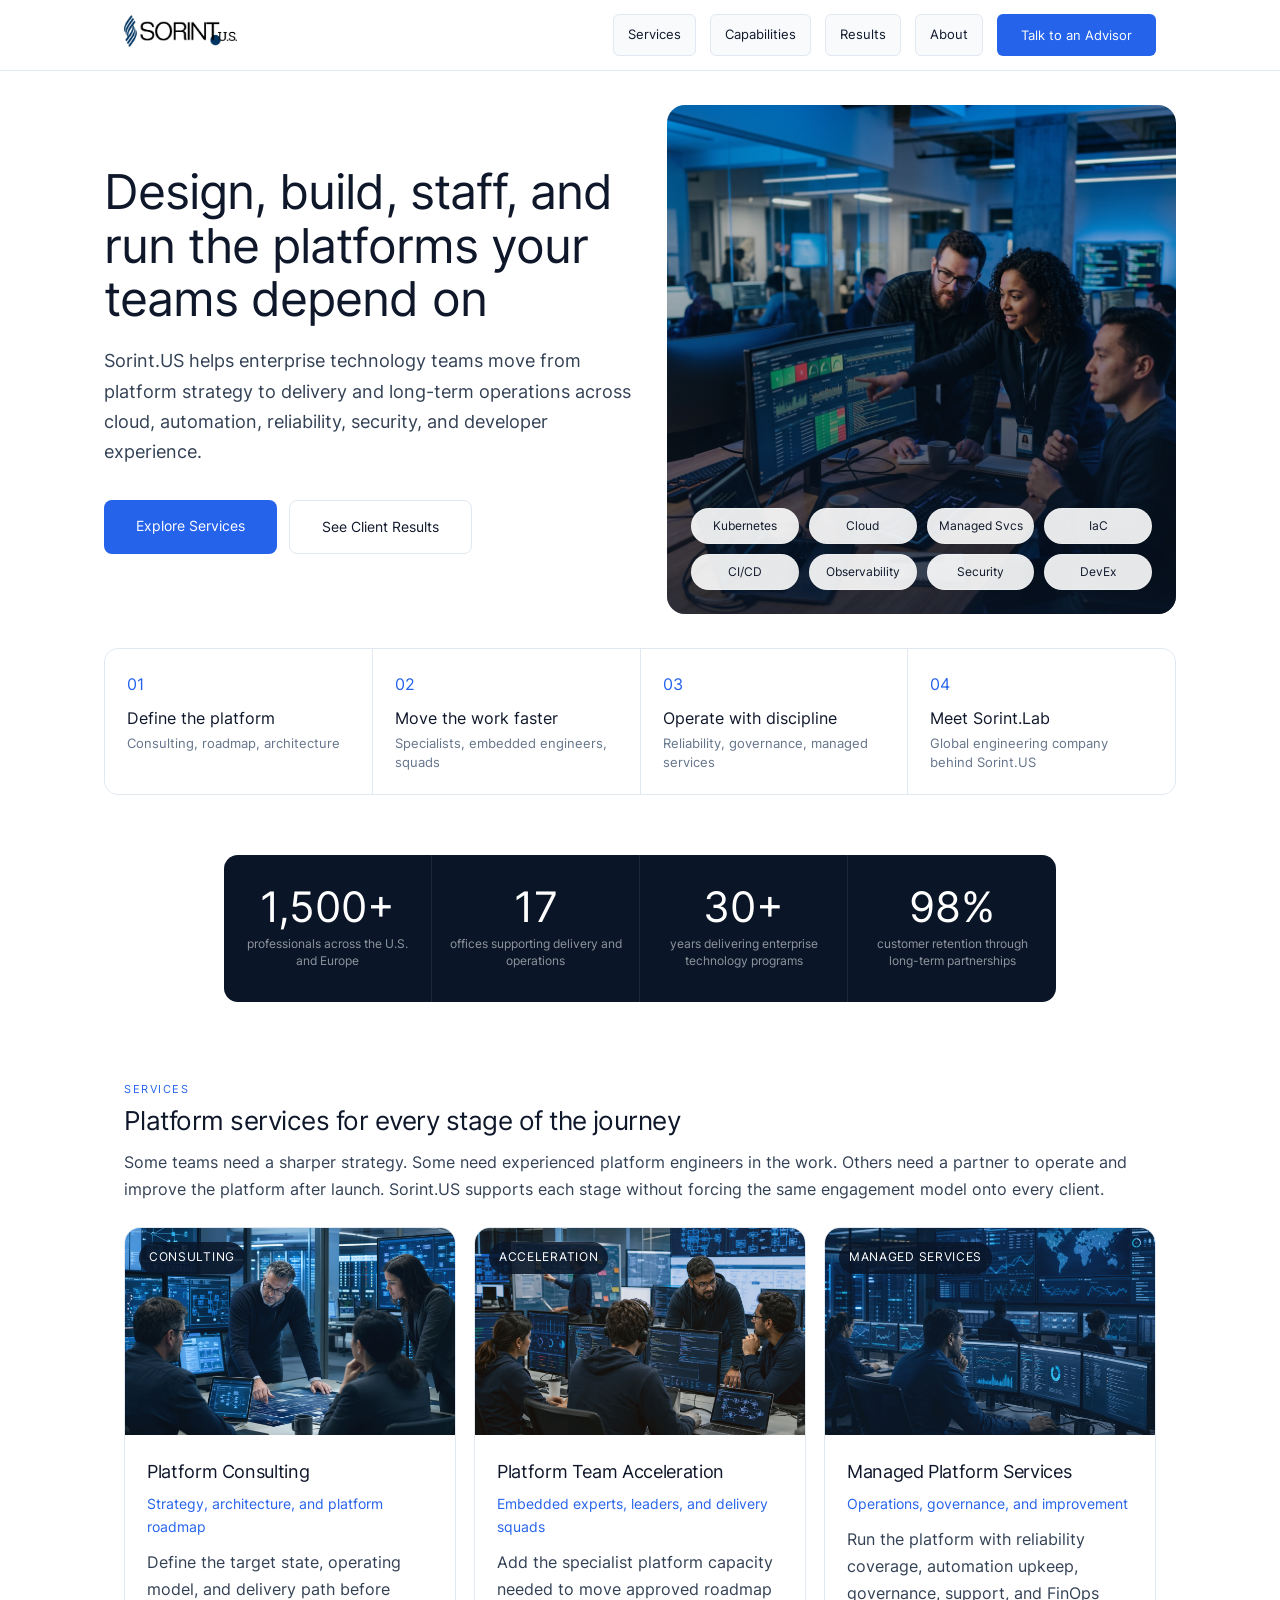
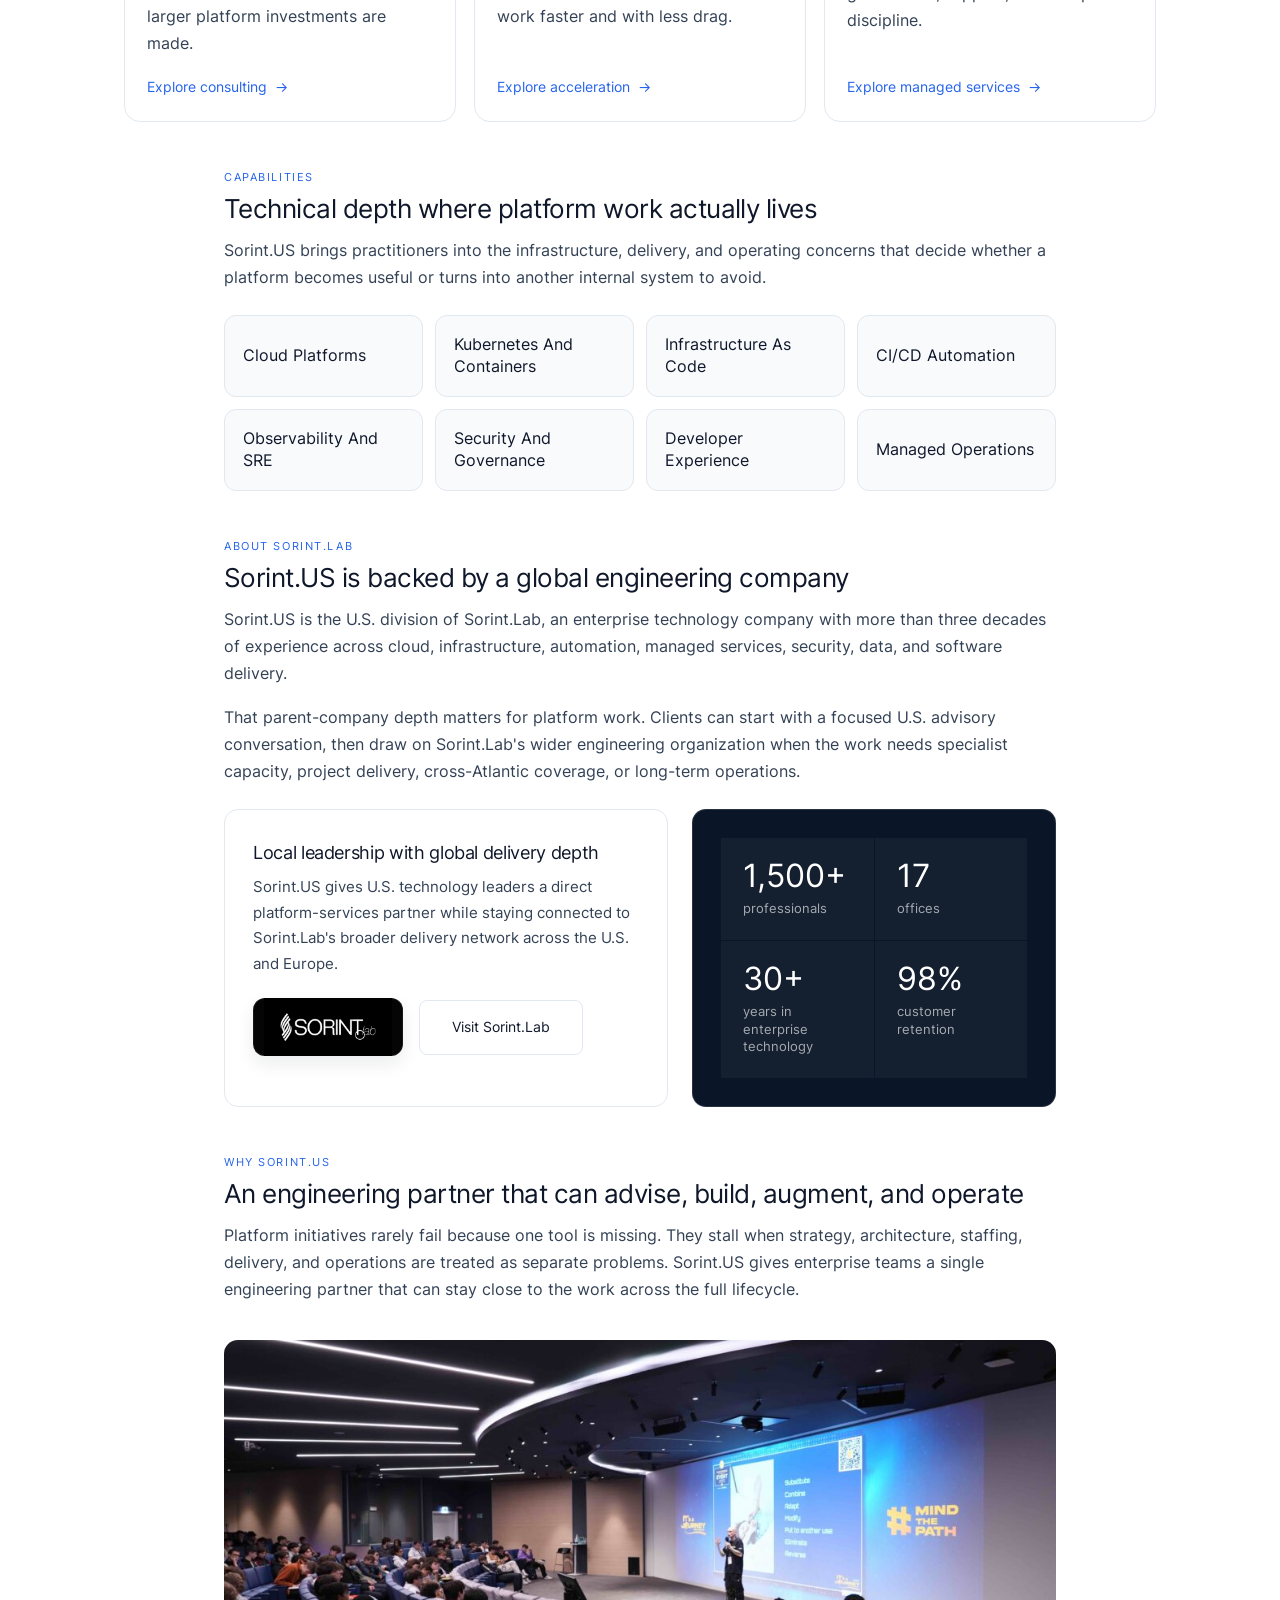
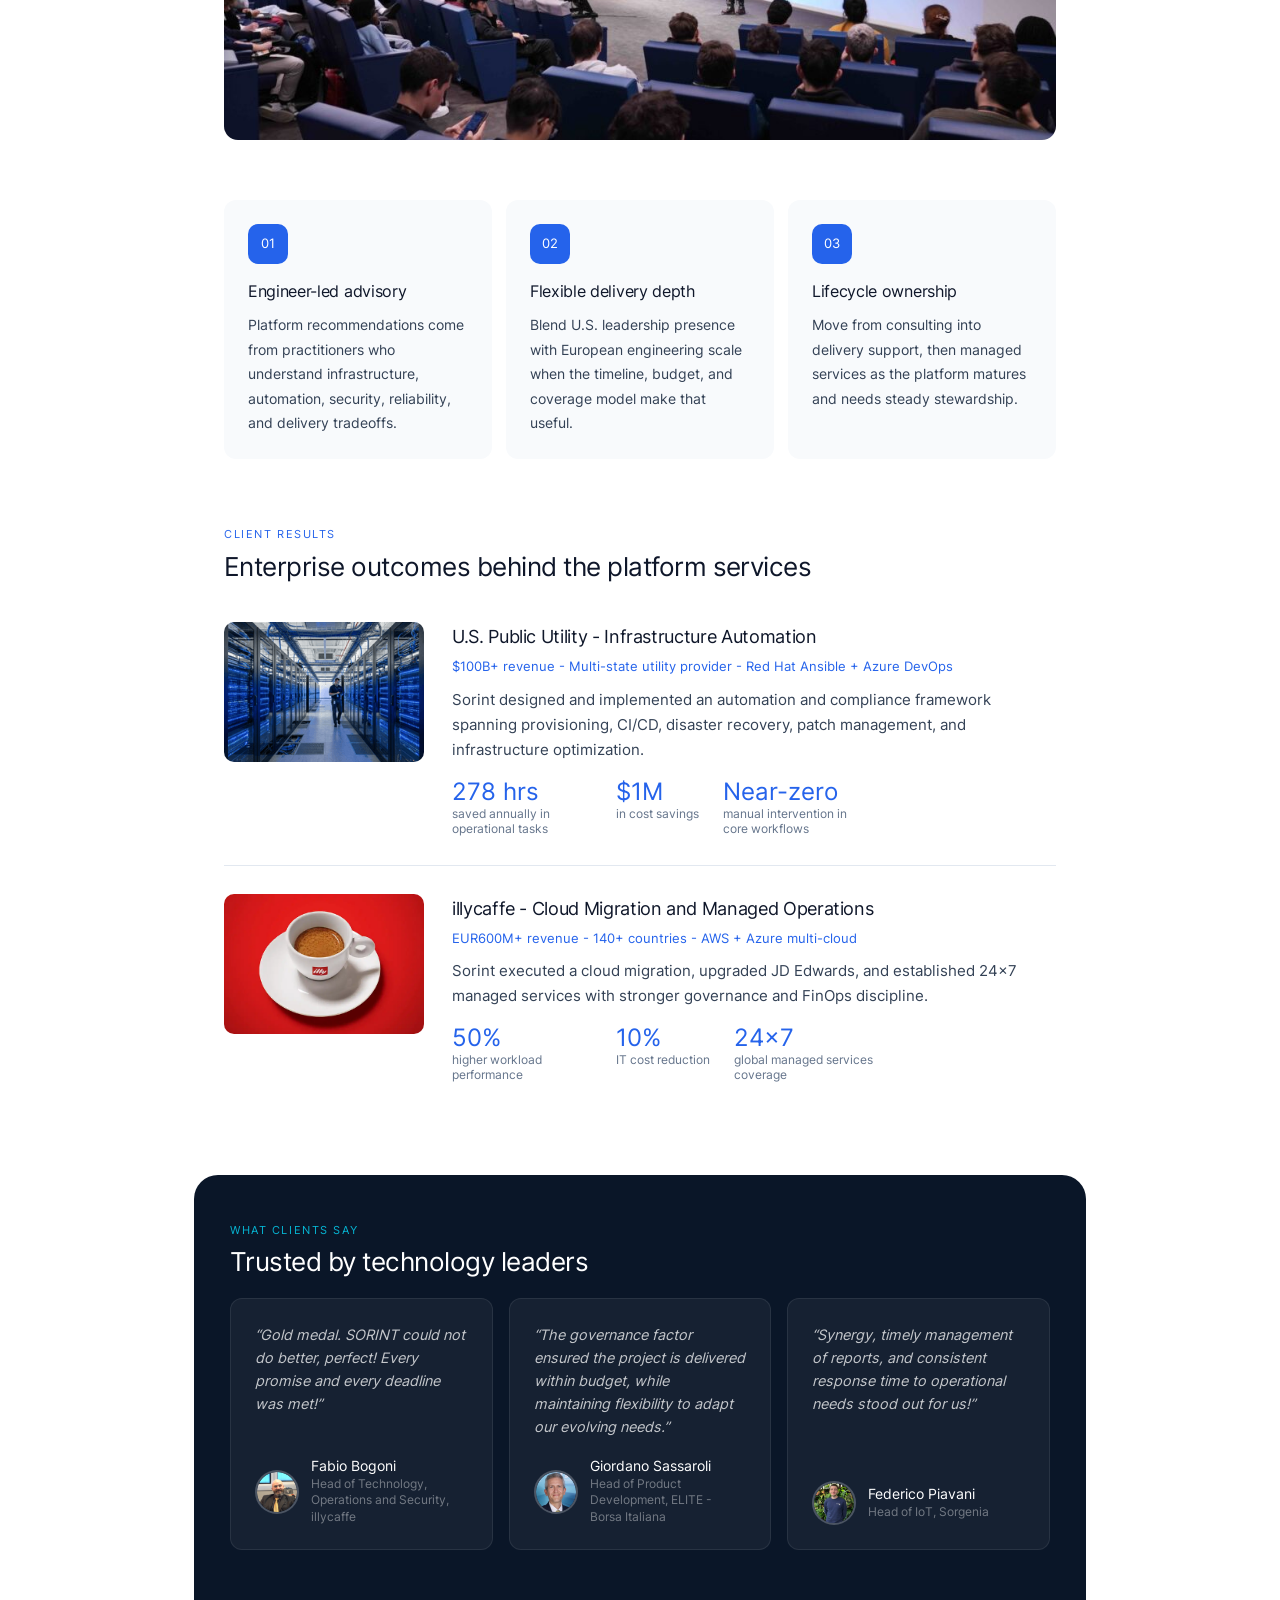
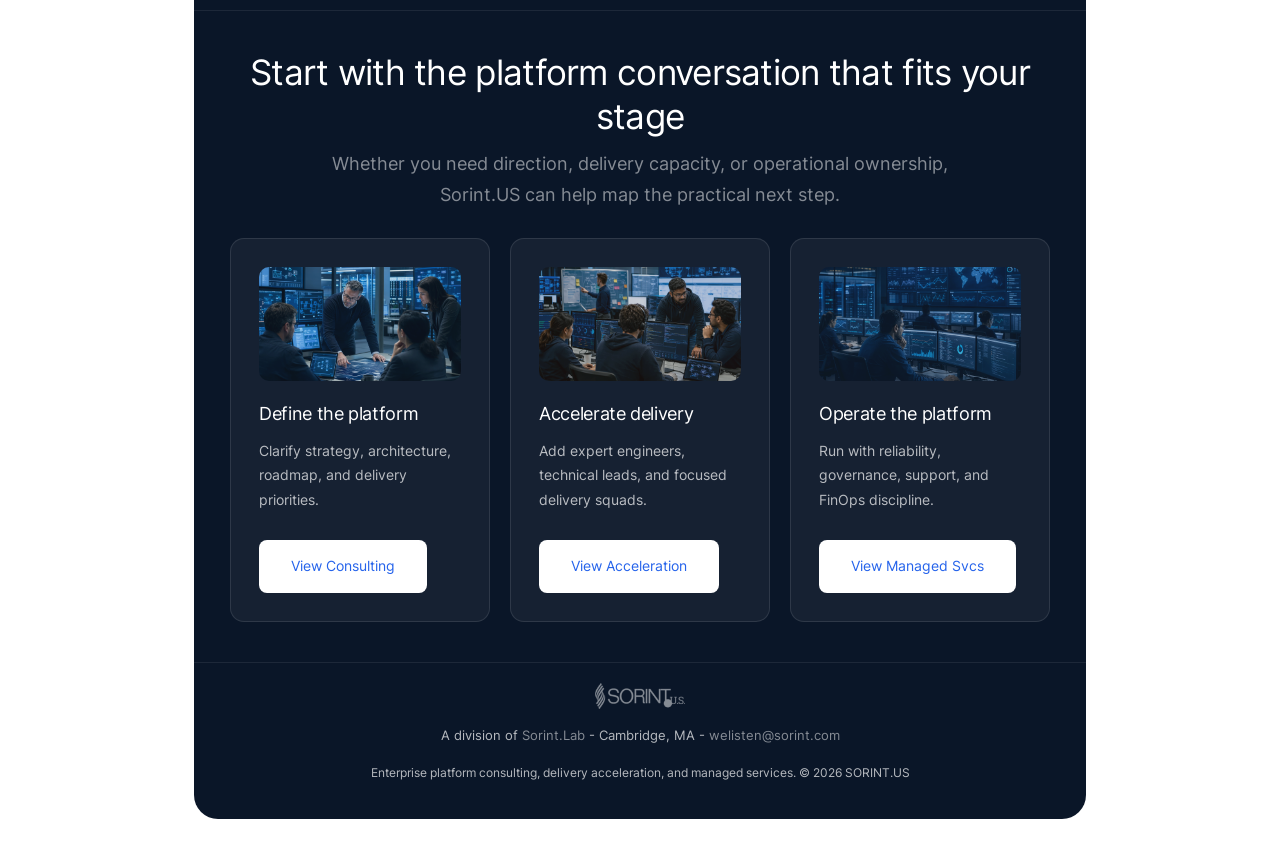
<file: index.html>
<!DOCTYPE html>
<html lang="en">
<head>
  <meta charset="UTF-8">
  <meta name="viewport" content="width=device-width, initial-scale=1.0">
  <title>Sorint.US | Enterprise Platform Engineering Services</title>
  <meta name="description" content="Sorint.US helps enterprise teams design, build, staff, and run modern platforms across cloud, automation, reliability, security, and developer experience.">
  <link rel="icon" type="image/svg+xml" href="favicon.svg">
  <link rel="icon" href="favicon.ico" sizes="any">
  <meta property="og:title" content="Sorint.US | Enterprise Platform Engineering Services">
  <meta property="og:description" content="Engineer-led platform consulting, delivery acceleration, and managed services for enterprise technology teams.">
  <meta property="og:image" content="og-image.jpg">
  <meta property="og:url" content="./index.html">
  <meta property="og:type" content="website">
  <meta name="twitter:card" content="summary_large_image">
  <meta name="twitter:title" content="Sorint.US | Enterprise Platform Engineering Services">
  <meta name="twitter:description" content="Engineer-led platform consulting, delivery acceleration, and managed services for enterprise technology teams.">
  <meta name="twitter:image" content="og-image.jpg">
  <link rel="stylesheet" href="styles.css">
</head>
<body>
  <header class="site-header">
    <div class="wide">
      <a href="index.html">
        <img src="images/SORINT.us-dark-blue-black-300x85.png" alt="SORINT.US">
      </a>
      <div class="header-actions">
        <a href="#services" class="header-link">Services</a>
        <a href="#capabilities" class="header-link">Capabilities</a>
        <a href="#results" class="header-link">Results</a>
        <a href="#about" class="header-link">About</a>
        <a href="#talk" class="header-cta">Talk to an Advisor</a>
      </div>
    </div>
  </header>

  <section class="hero home-hero">
    <div class="wide home-hero-shell">
      <div class="home-hero-main">
        <div class="hero-text">
          <h1>Design, build, staff, and run the platforms your teams depend on</h1>
          <p class="subhead">
            Sorint.US helps enterprise technology teams move from platform strategy to delivery
            and long-term operations across cloud, automation, reliability, security, and developer experience.
          </p>
          <div class="hero-actions">
            <a href="#services" class="btn btn-dark">Explore Services</a>
            <a href="#results" class="btn btn-secondary">See Client Results</a>
          </div>
        </div>
        <div class="home-hero-visual" aria-label="Sorint platform engineering service paths">
          <img src="images/hero.jpg" alt="Sorint engineers collaborating on enterprise platform delivery">
          <div class="hero-topic-cloud" aria-label="Platform engineering topics">
            <span>Kubernetes</span>
            <span>Cloud</span>
            <span>Managed Svcs</span>
            <span>IaC</span>
            <span>CI/CD</span>
            <span>Observability</span>
            <span>Security</span>
            <span>DevEx</span>
          </div>
        </div>
      </div>

      <div class="hero-service-strip" aria-label="Sorint.US platform service paths">
        <a href="platform-consulting.html">
          <span>01</span>
          <strong>Define the platform</strong>
          <em>Consulting, roadmap, architecture</em>
        </a>
        <a href="platform-team-acceleration.html">
          <span>02</span>
          <strong>Move the work faster</strong>
          <em>Specialists, embedded engineers, squads</em>
        </a>
        <a href="managed-services.html">
          <span>03</span>
          <strong>Operate with discipline</strong>
          <em>Reliability, governance, managed services</em>
        </a>
        <a href="#about">
          <span>04</span>
          <strong>Meet Sorint.Lab</strong>
          <em>Global engineering company behind Sorint.US</em>
        </a>
      </div>
    </div>
  </section>

  <section class="home-intro">
    <div class="container">
      <div class="stats-bar">
        <div class="stat">
          <div class="stat-number">1,500+</div>
          <div class="stat-label">professionals across the U.S. and Europe</div>
        </div>
        <div class="stat">
          <div class="stat-number">17</div>
          <div class="stat-label">offices supporting delivery and operations</div>
        </div>
        <div class="stat">
          <div class="stat-number">30+</div>
          <div class="stat-label">years delivering enterprise technology programs</div>
        </div>
        <div class="stat">
          <div class="stat-number">98%</div>
          <div class="stat-label">customer retention through long-term partnerships</div>
        </div>
      </div>
    </div>
  </section>

  <section id="services">
    <div class="wide home-services">
      <span class="label">Services</span>
      <h2>Platform services for every stage of the journey</h2>
      <p>
        Some teams need a sharper strategy. Some need experienced platform engineers in the work.
        Others need a partner to operate and improve the platform after launch. Sorint.US supports
        each stage without forcing the same engagement model onto every client.
      </p>

      <div class="hub-card-grid">
        <a class="hub-card" href="platform-consulting.html">
          <div class="hub-card-image">
            <img src="images/hero-platform-consulting.png" alt="Platform consulting strategy room">
            <span class="hub-card-badge">Consulting</span>
          </div>
          <div class="hub-card-body">
            <h3>Platform Consulting</h3>
            <p class="hub-card-subtitle">Strategy, architecture, and platform roadmap</p>
            <p>
              Define the target state, operating model, and delivery path before larger platform
              investments are made.
            </p>
            <span class="hub-card-link">Explore consulting</span>
          </div>
        </a>

        <a class="hub-card" href="platform-team-acceleration.html">
          <div class="hub-card-image">
            <img src="images/hero-platform-team-acceleration.png" alt="Platform engineers accelerating delivery">
            <span class="hub-card-badge">Acceleration</span>
          </div>
          <div class="hub-card-body">
            <h3>Platform Team Acceleration</h3>
            <p class="hub-card-subtitle">Embedded experts, leaders, and delivery squads</p>
            <p>
              Add the specialist platform capacity needed to move approved roadmap work faster
              and with less drag.
            </p>
            <span class="hub-card-link">Explore acceleration</span>
          </div>
        </a>

        <a class="hub-card" href="managed-services.html">
          <div class="hub-card-image">
            <img src="images/hero-managed-platform-services.png" alt="Managed platform operations center">
            <span class="hub-card-badge">Managed Services</span>
          </div>
          <div class="hub-card-body">
            <h3>Managed Platform Services</h3>
            <p class="hub-card-subtitle">Operations, governance, and improvement</p>
            <p>
              Run the platform with reliability coverage, automation upkeep, governance, support,
              and FinOps discipline.
            </p>
            <span class="hub-card-link">Explore managed services</span>
          </div>
        </a>
      </div>
    </div>
  </section>

  <section id="capabilities">
    <div class="container">
      <span class="label">Capabilities</span>
      <h2>Technical depth where platform work actually lives</h2>
      <p>
        Sorint.US brings practitioners into the infrastructure, delivery, and operating concerns
        that decide whether a platform becomes useful or turns into another internal system to avoid.
      </p>

      <div class="capability-grid">
        <div class="capability-item">Cloud Platforms</div>
        <div class="capability-item">Kubernetes And Containers</div>
        <div class="capability-item">Infrastructure As Code</div>
        <div class="capability-item">CI/CD Automation</div>
        <div class="capability-item">Observability And SRE</div>
        <div class="capability-item">Security And Governance</div>
        <div class="capability-item">Developer Experience</div>
        <div class="capability-item">Managed Operations</div>
      </div>
    </div>
  </section>

  <section id="about">
    <div class="container">
      <span class="label">About Sorint.Lab</span>
      <h2>Sorint.US is backed by a global engineering company</h2>
      <p>
        Sorint.US is the U.S. division of Sorint.Lab, an enterprise technology company with more
        than three decades of experience across cloud, infrastructure, automation, managed services,
        security, data, and software delivery.
      </p>
      <p>
        That parent-company depth matters for platform work. Clients can start with a focused U.S.
        advisory conversation, then draw on Sorint.Lab's wider engineering organization when the work
        needs specialist capacity, project delivery, cross-Atlantic coverage, or long-term operations.
      </p>

      <div class="about-grid">
        <div class="about-copy">
          <h3>Local leadership with global delivery depth</h3>
          <p>
            Sorint.US gives U.S. technology leaders a direct platform-services partner while staying
            connected to Sorint.Lab's broader delivery network across the U.S. and Europe.
          </p>
          <div class="about-logo-cta">
            <span class="about-logo-frame">
              <img src="images/sorint-lab-logo.png" alt="Sorint.Lab">
            </span>
            <a href="https://www.sorint.com" class="btn btn-secondary" target="_blank" rel="noopener">Visit Sorint.Lab</a>
          </div>
        </div>
        <div class="about-proof">
          <div>
            <strong>1,500+</strong>
            <span>professionals</span>
          </div>
          <div>
            <strong>17</strong>
            <span>offices</span>
          </div>
          <div>
            <strong>30+</strong>
            <span>years in enterprise technology</span>
          </div>
          <div>
            <strong>98%</strong>
            <span>customer retention</span>
          </div>
        </div>
      </div>
    </div>
  </section>

  <section id="proof">
    <div class="container">
      <span class="label">Why Sorint.US</span>
      <h2>An engineering partner that can advise, build, augment, and operate</h2>
      <p>
        Platform initiatives rarely fail because one tool is missing. They stall when strategy,
        architecture, staffing, delivery, and operations are treated as separate problems. Sorint.US
        gives enterprise teams a single engineering partner that can stay close to the work across
        the full lifecycle.
      </p>

      <img src="images/team-collab.jpg" alt="Sorint platform team collaboration" class="section-photo">

      <div class="diff-grid" style="margin-top: 32px;">
        <div class="diff-card">
          <div class="diff-icon">01</div>
          <h3>Engineer-led advisory</h3>
          <p>Platform recommendations come from practitioners who understand infrastructure, automation, security, reliability, and delivery tradeoffs.</p>
        </div>
        <div class="diff-card">
          <div class="diff-icon">02</div>
          <h3>Flexible delivery depth</h3>
          <p>Blend U.S. leadership presence with European engineering scale when the timeline, budget, and coverage model make that useful.</p>
        </div>
        <div class="diff-card">
          <div class="diff-icon">03</div>
          <h3>Lifecycle ownership</h3>
          <p>Move from consulting into delivery support, then managed services as the platform matures and needs steady stewardship.</p>
        </div>
      </div>
    </div>
  </section>

  <section id="results">
    <div class="container">
      <span class="label">Client Results</span>
      <h2>Enterprise outcomes behind the platform services</h2>

      <div class="case-study">
        <div class="case-study-img">
          <img src="images/case-datacenter.jpg" alt="Enterprise data center infrastructure">
        </div>
        <div class="case-study-body">
          <h3>U.S. Public Utility - Infrastructure Automation</h3>
          <p class="case-study-meta">$100B+ revenue - Multi-state utility provider - Red Hat Ansible + Azure DevOps</p>
          <p>Sorint designed and implemented an automation and compliance framework spanning provisioning, CI/CD, disaster recovery, patch management, and infrastructure optimization.</p>
          <div class="case-study-results">
            <div class="case-result">
              <div class="case-result-num">278 hrs</div>
              <div class="case-result-label">saved annually in operational tasks</div>
            </div>
            <div class="case-result">
              <div class="case-result-num">$1M</div>
              <div class="case-result-label">in cost savings</div>
            </div>
            <div class="case-result">
              <div class="case-result-num">Near-zero</div>
              <div class="case-result-label">manual intervention in core workflows</div>
            </div>
          </div>
        </div>
      </div>

      <div class="case-study">
        <div class="case-study-img">
          <img src="images/Picture-2.png" alt="illycaffe">
        </div>
        <div class="case-study-body">
          <h3>illycaffe - Cloud Migration and Managed Operations</h3>
          <p class="case-study-meta">EUR600M+ revenue - 140+ countries - AWS + Azure multi-cloud</p>
          <p>Sorint executed a cloud migration, upgraded JD Edwards, and established 24x7 managed services with stronger governance and FinOps discipline.</p>
          <div class="case-study-results">
            <div class="case-result">
              <div class="case-result-num">50%</div>
              <div class="case-result-label">higher workload performance</div>
            </div>
            <div class="case-result">
              <div class="case-result-num">10%</div>
              <div class="case-result-label">IT cost reduction</div>
            </div>
            <div class="case-result">
              <div class="case-result-num">24x7</div>
              <div class="case-result-label">global managed services coverage</div>
            </div>
          </div>
        </div>
      </div>
    </div>
  </section>

  <div class="dark-bottom">
    <div class="dark-card">
      <section>
        <div>
          <span class="label">What Clients Say</span>
          <h2>Trusted by technology leaders</h2>

          <div class="testimonial-grid">
            <div class="testimonial-card">
              <blockquote>&ldquo;Gold medal. SORINT could not do better, perfect! Every promise and every deadline was met!&rdquo;</blockquote>
              <div class="testimonial-author">
                <img src="images/Fabio-Bogoni-80x80.png" alt="Fabio Bogoni">
                <div>
                  <strong>Fabio Bogoni</strong>
                  <span>Head of Technology, Operations and Security, illycaffe</span>
                </div>
              </div>
            </div>

            <div class="testimonial-card">
              <blockquote>&ldquo;The governance factor ensured the project is delivered within budget, while maintaining flexibility to adapt our evolving needs.&rdquo;</blockquote>
              <div class="testimonial-author">
                <img src="images/Giordano-Sassaroli-80x80.png" alt="Giordano Sassaroli">
                <div>
                  <strong>Giordano Sassaroli</strong>
                  <span>Head of Product Development, ELITE - Borsa Italiana</span>
                </div>
              </div>
            </div>

            <div class="testimonial-card">
              <blockquote>&ldquo;Synergy, timely management of reports, and consistent response time to operational needs stood out for us!&rdquo;</blockquote>
              <div class="testimonial-author">
                <img src="images/Federico-Piavani-78x80.png" alt="Federico Piavani">
                <div>
                  <strong>Federico Piavani</strong>
                  <span>Head of IoT, Sorgenia</span>
                </div>
              </div>
            </div>
          </div>
        </div>
      </section>

      <div class="final-cta" id="talk">
        <div>
          <h2>Start with the platform conversation that fits your stage</h2>
          <p class="subhead" style="margin: 0 auto 12px;">Whether you need direction, delivery capacity, or operational ownership, Sorint.US can help map the practical next step.</p>

          <div class="final-cta-grid home-cta-grid">
            <div class="final-cta-box">
              <img src="images/hero-platform-consulting.png" alt="Platform consulting" class="final-cta-img">
              <h3>Define the platform</h3>
              <p>Clarify strategy, architecture, roadmap, and delivery priorities.</p>
              <a href="platform-consulting.html" class="btn" style="margin-top: 12px;">View Consulting</a>
            </div>
            <div class="final-cta-box">
              <img src="images/hero-platform-team-acceleration.png" alt="Platform team acceleration" class="final-cta-img">
              <h3>Accelerate delivery</h3>
              <p>Add expert engineers, technical leads, and focused delivery squads.</p>
              <a href="platform-team-acceleration.html" class="btn" style="margin-top: 12px;">View Acceleration</a>
            </div>
            <div class="final-cta-box">
              <img src="images/hero-managed-platform-services.png" alt="Managed platform services" class="final-cta-img">
              <h3>Operate the platform</h3>
              <p>Run with reliability, governance, support, and FinOps discipline.</p>
              <a href="managed-services.html" class="btn" style="margin-top: 12px;">View Managed Svcs</a>
            </div>
          </div>
        </div>
      </div>

      <footer>
        <div>
          <img src="images/SORINT.us-dark-blue-black-150x43.png" alt="SORINT.US"><br>
          <p>A division of <a href="https://www.sorint.com" target="_blank" rel="noopener">Sorint.Lab</a> - Cambridge, MA - <a href="mailto:welisten@sorint.com">welisten@sorint.com</a></p>
          <p style="margin-top: 8px; font-size: 0.75rem;">Enterprise platform consulting, delivery acceleration, and managed services. &copy; 2026 SORINT.US</p>
        </div>
      </footer>
    </div>
  </div>
</body>
</html>
</file>
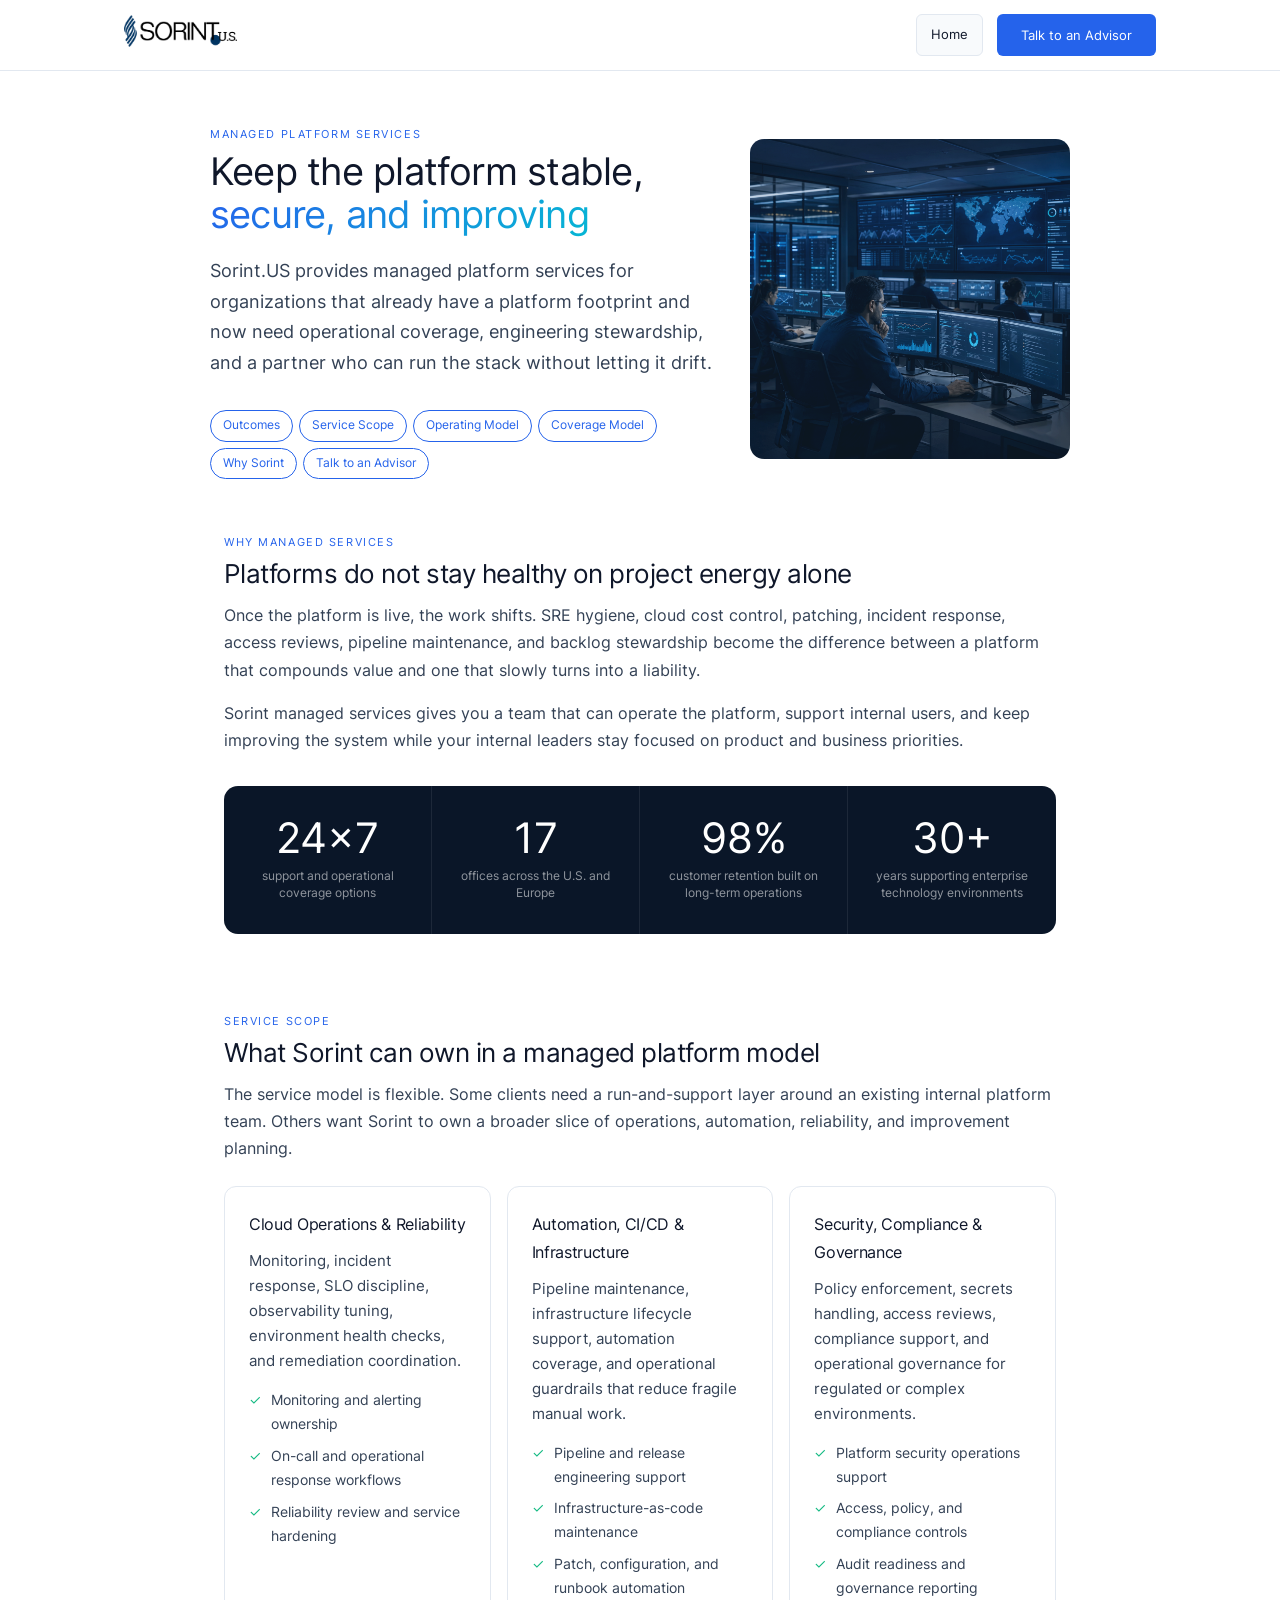
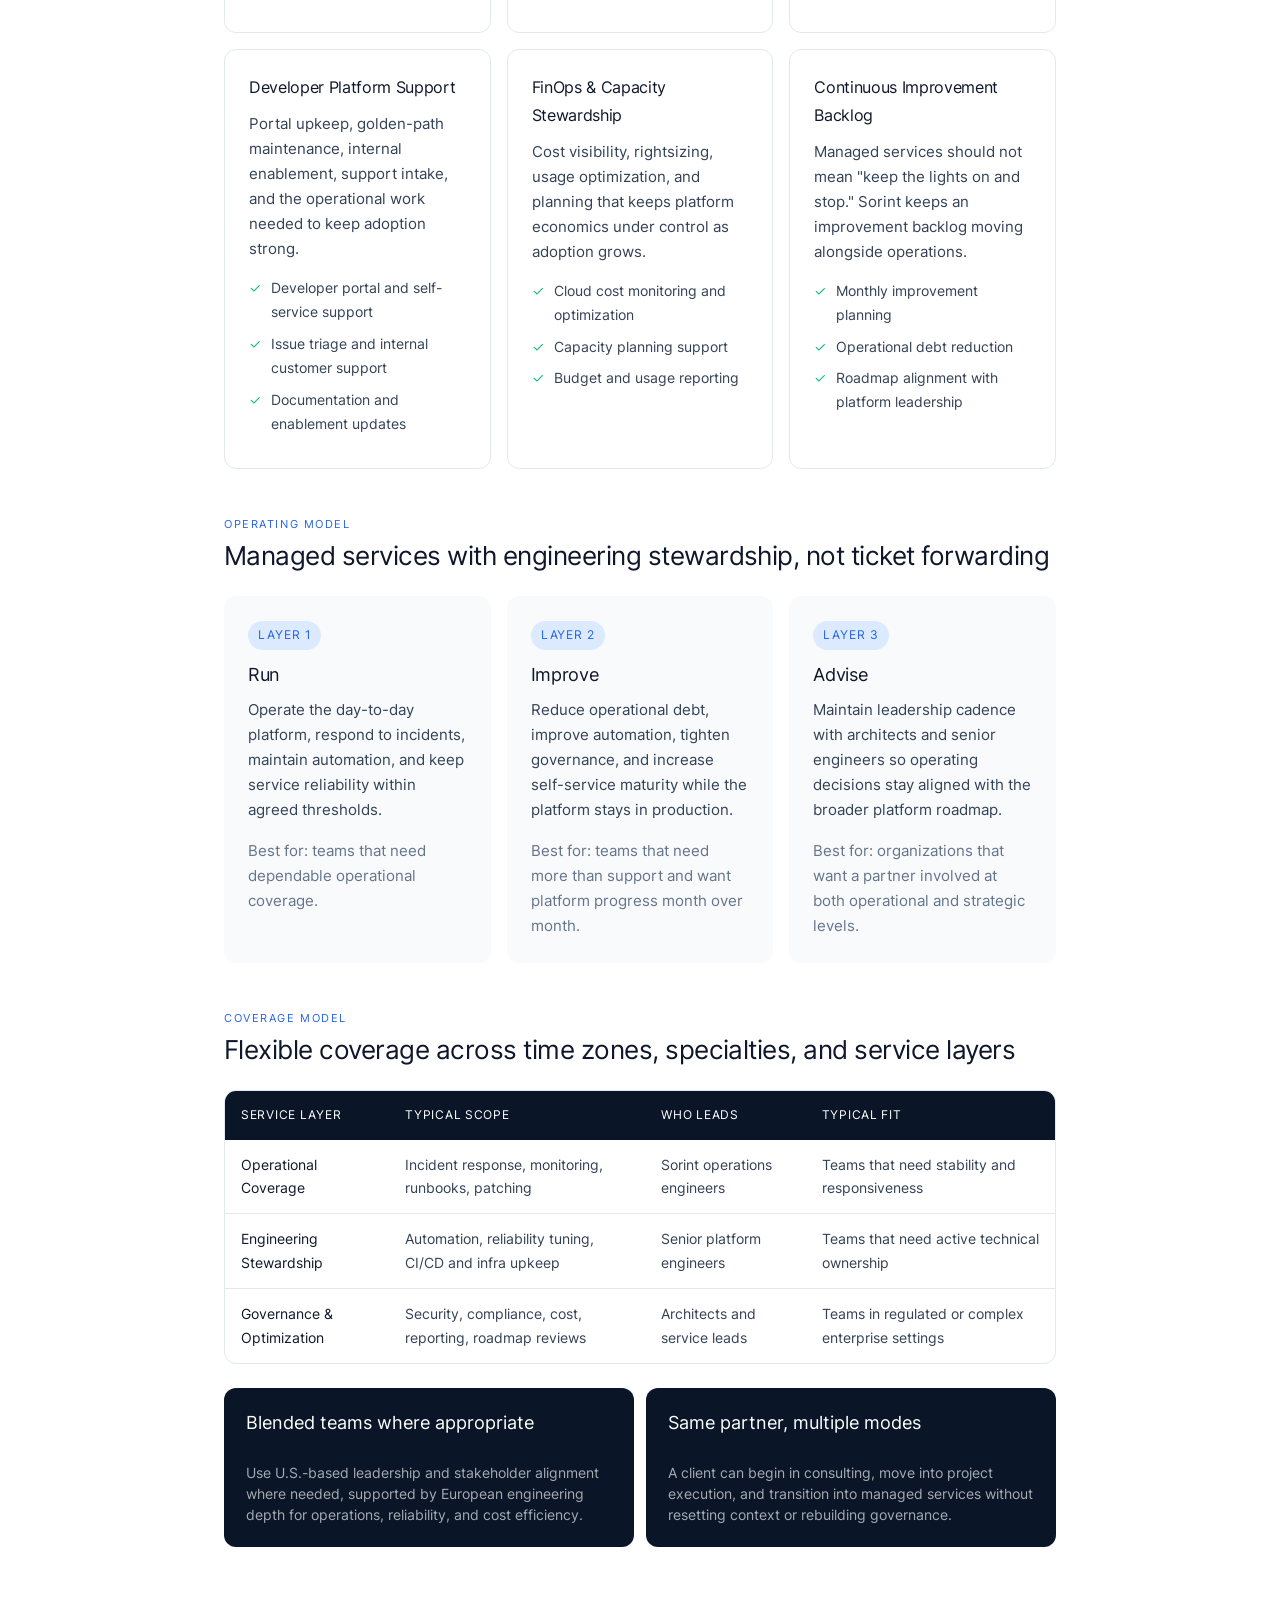
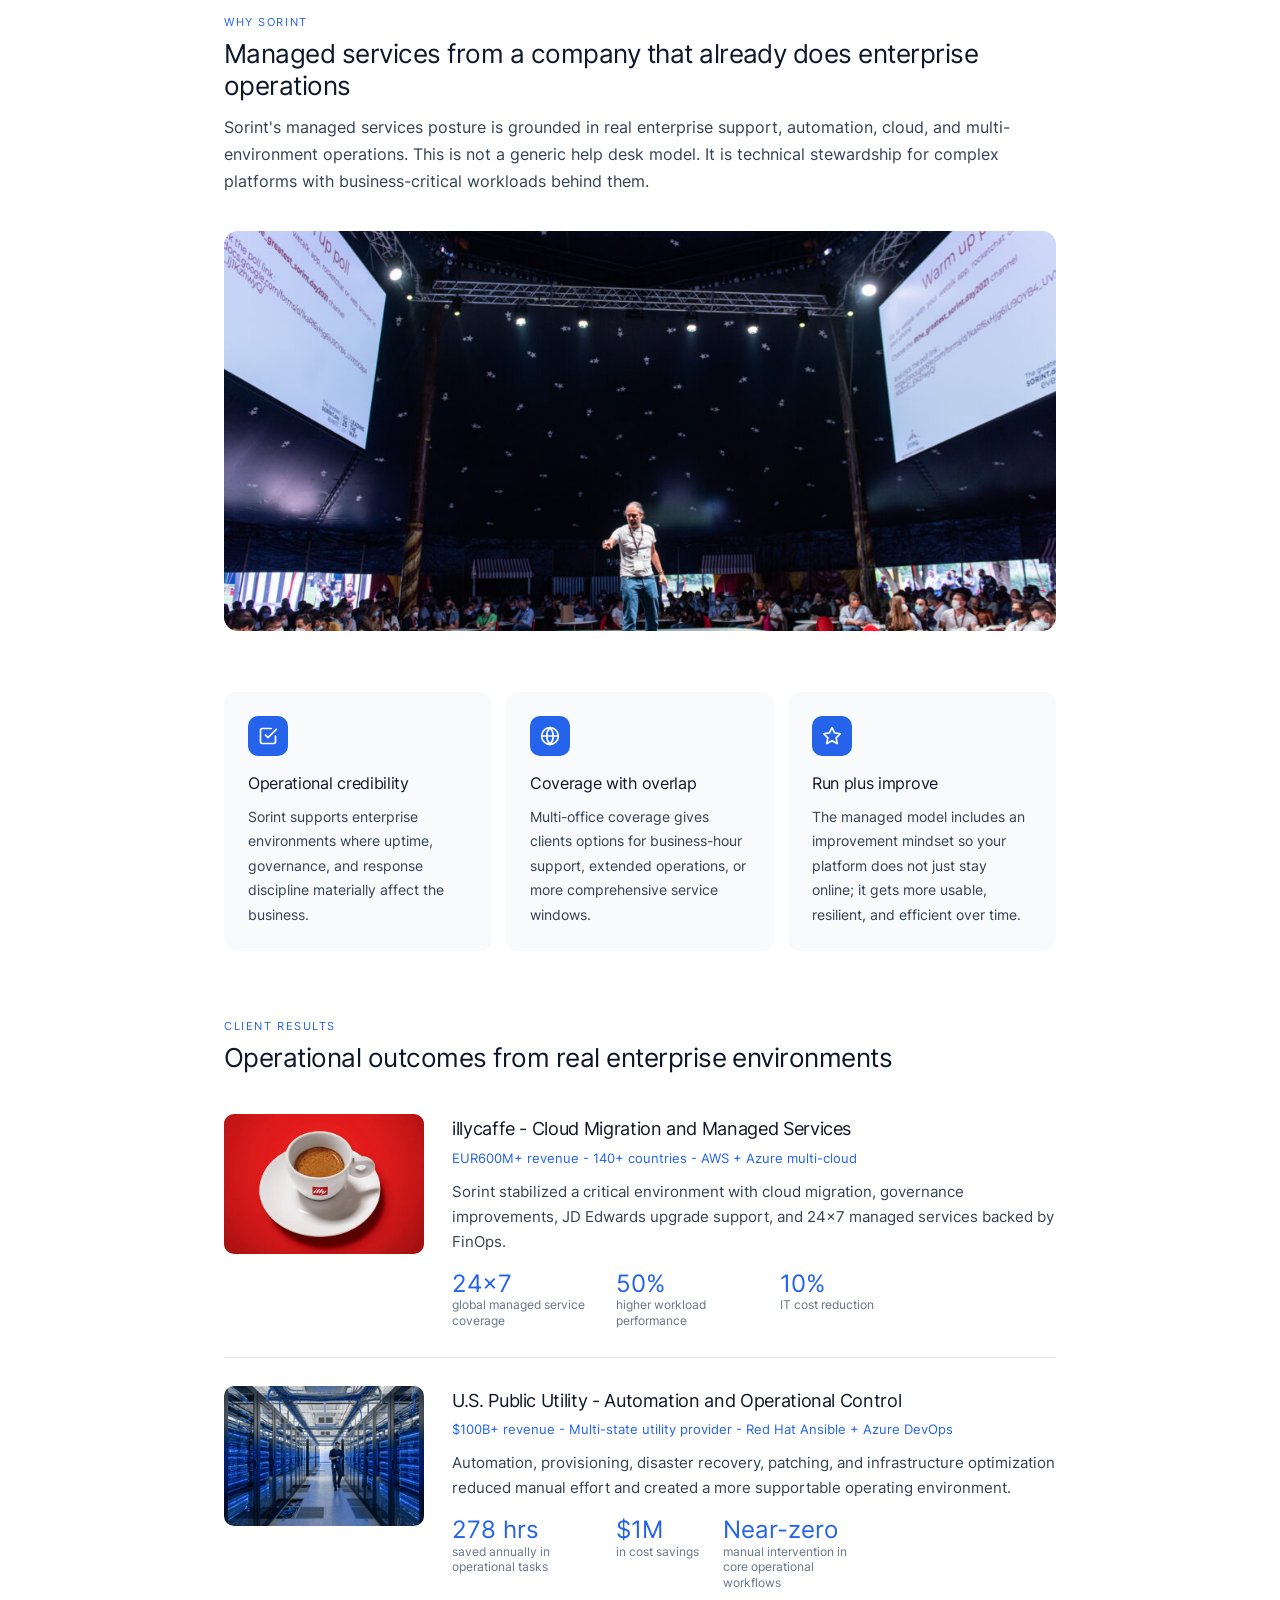
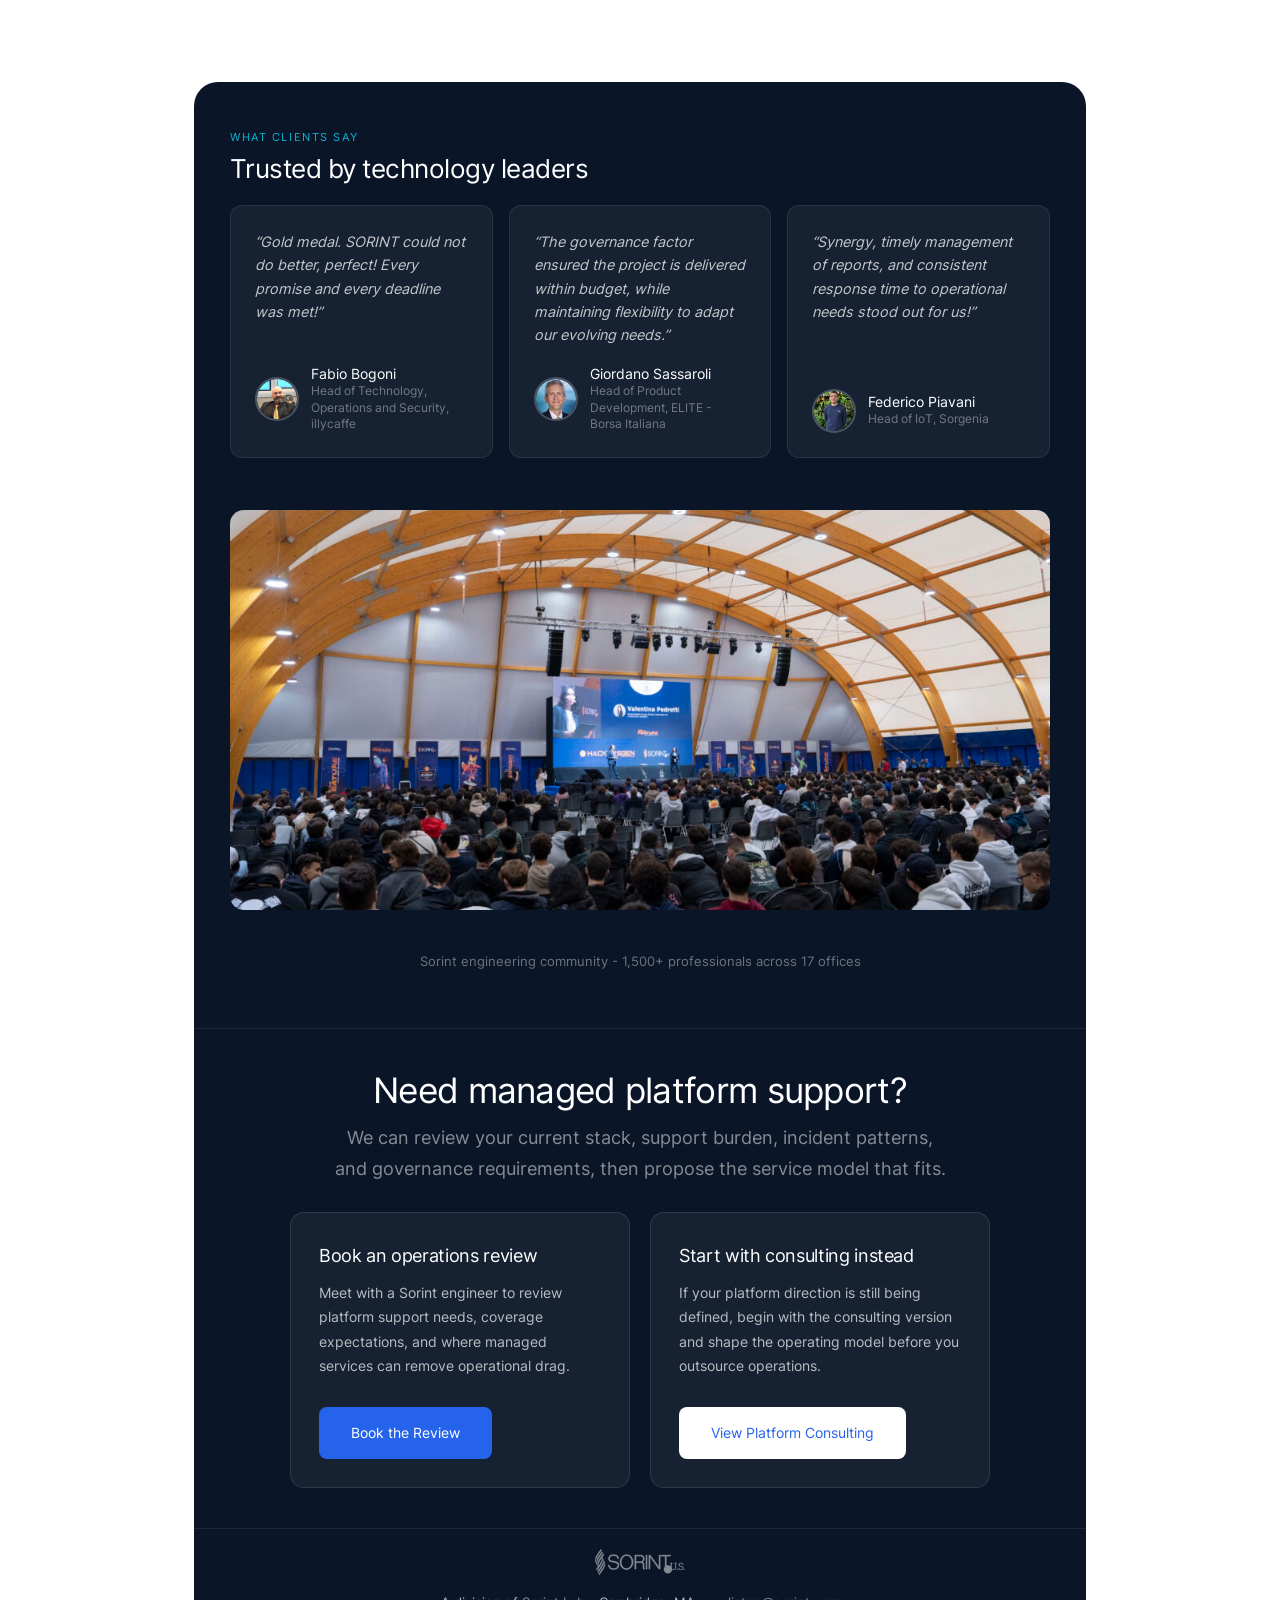
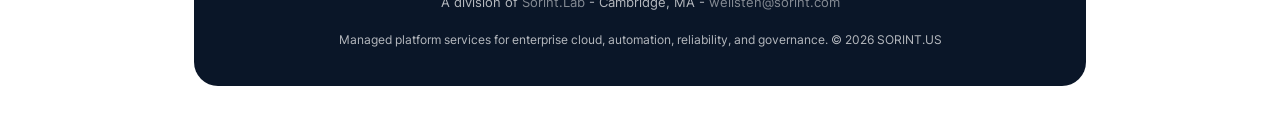
<file: managed-services.html>
<!DOCTYPE html>
<html lang="en">
<head>
  <meta charset="UTF-8">
  <meta name="viewport" content="width=device-width, initial-scale=1.0">
  <title>Managed Platform Services | Sorint.US</title>
  <meta name="description" content="Managed platform services from Sorint.US for cloud operations, reliability, platform maintenance, automation, governance, and continuous improvement.">
  <link rel="icon" type="image/svg+xml" href="favicon.svg">
  <link rel="icon" href="favicon.ico" sizes="any">
  <meta property="og:title" content="Managed Platform Services | Sorint.US">
  <meta property="og:description" content="Run, support, and continuously improve your platform with engineer-led managed services from Sorint.US.">
  <meta property="og:image" content="images/og-managed-platform-services.png">
  <meta property="og:url" content="./managed-services.html">
  <meta property="og:type" content="website">
  <meta name="twitter:card" content="summary_large_image">
  <meta name="twitter:title" content="Managed Platform Services | Sorint.US">
  <meta name="twitter:description" content="Run, support, and continuously improve your platform with engineer-led managed services from Sorint.US.">
  <meta name="twitter:image" content="images/og-managed-platform-services.png">
  <link rel="stylesheet" href="styles.css">
</head>
<body>
  <header class="site-header">
    <div class="wide">
      <a href="index.html">
        <img src="images/SORINT.us-dark-blue-black-300x85.png" alt="SORINT.US">
      </a>
      <div class="header-actions">
        <a href="index.html" class="header-link">Home</a>
        <a href="#talk" class="header-cta">Talk to an Advisor</a>
      </div>
    </div>
  </header>

  <section class="hero">
    <div class="container hero-grid">
      <div class="hero-text">
        <span class="label">Managed Platform Services</span>
        <h1>Keep the platform stable,<br><span class="text-gradient">secure, and improving</span></h1>
        <p class="subhead">
          Sorint.US provides managed platform services for organizations that already have a platform
          footprint and now need operational coverage, engineering stewardship, and a partner who can
          run the stack without letting it drift.
        </p>
        <nav class="jump-nav">
          <a href="#outcomes">Outcomes</a>
          <a href="#scope">Service Scope</a>
          <a href="#model">Operating Model</a>
          <a href="#coverage">Coverage Model</a>
          <a href="#proof">Why Sorint</a>
          <a href="#talk">Talk to an Advisor</a>
        </nav>
      </div>
      <div class="hero-img-wrap">
        <img src="images/hero-managed-platform-services.png" alt="Managed platform operations center with engineers monitoring reliability and service health" class="hero-img">
      </div>
    </div>
  </section>

  <section id="outcomes">
    <div class="container">
      <span class="label">Why Managed Services</span>
      <h2>Platforms do not stay healthy on project energy alone</h2>
      <p>
        Once the platform is live, the work shifts. SRE hygiene, cloud cost control, patching,
        incident response, access reviews, pipeline maintenance, and backlog stewardship become the
        difference between a platform that compounds value and one that slowly turns into a liability.
      </p>
      <p>
        Sorint managed services gives you a team that can operate the platform, support internal users,
        and keep improving the system while your internal leaders stay focused on product and business priorities.
      </p>

      <div class="stats-bar">
        <div class="stat">
          <div class="stat-number">24x7</div>
          <div class="stat-label">support and operational coverage options</div>
        </div>
        <div class="stat">
          <div class="stat-number">17</div>
          <div class="stat-label">offices across the U.S. and Europe</div>
        </div>
        <div class="stat">
          <div class="stat-number">98%</div>
          <div class="stat-label">customer retention built on long-term operations</div>
        </div>
        <div class="stat">
          <div class="stat-number">30+</div>
          <div class="stat-label">years supporting enterprise technology environments</div>
        </div>
      </div>
    </div>
  </section>

  <section id="scope">
    <div class="container">
      <span class="label">Service Scope</span>
      <h2>What Sorint can own in a managed platform model</h2>
      <p>
        The service model is flexible. Some clients need a run-and-support layer around an existing
        internal platform team. Others want Sorint to own a broader slice of operations, automation,
        reliability, and improvement planning.
      </p>

      <div class="service-grid">
        <div class="service-card">
          <h3>Cloud Operations &amp; Reliability</h3>
          <p>Monitoring, incident response, SLO discipline, observability tuning, environment health checks, and remediation coordination.</p>
          <ul class="check-list">
            <li>Monitoring and alerting ownership</li>
            <li>On-call and operational response workflows</li>
            <li>Reliability review and service hardening</li>
          </ul>
        </div>
        <div class="service-card">
          <h3>Automation, CI/CD &amp; Infrastructure</h3>
          <p>Pipeline maintenance, infrastructure lifecycle support, automation coverage, and operational guardrails that reduce fragile manual work.</p>
          <ul class="check-list">
            <li>Pipeline and release engineering support</li>
            <li>Infrastructure-as-code maintenance</li>
            <li>Patch, configuration, and runbook automation</li>
          </ul>
        </div>
        <div class="service-card">
          <h3>Security, Compliance &amp; Governance</h3>
          <p>Policy enforcement, secrets handling, access reviews, compliance support, and operational governance for regulated or complex environments.</p>
          <ul class="check-list">
            <li>Platform security operations support</li>
            <li>Access, policy, and compliance controls</li>
            <li>Audit readiness and governance reporting</li>
          </ul>
        </div>
        <div class="service-card">
          <h3>Developer Platform Support</h3>
          <p>Portal upkeep, golden-path maintenance, internal enablement, support intake, and the operational work needed to keep adoption strong.</p>
          <ul class="check-list">
            <li>Developer portal and self-service support</li>
            <li>Issue triage and internal customer support</li>
            <li>Documentation and enablement updates</li>
          </ul>
        </div>
        <div class="service-card">
          <h3>FinOps &amp; Capacity Stewardship</h3>
          <p>Cost visibility, rightsizing, usage optimization, and planning that keeps platform economics under control as adoption grows.</p>
          <ul class="check-list">
            <li>Cloud cost monitoring and optimization</li>
            <li>Capacity planning support</li>
            <li>Budget and usage reporting</li>
          </ul>
        </div>
        <div class="service-card">
          <h3>Continuous Improvement Backlog</h3>
          <p>Managed services should not mean "keep the lights on and stop." Sorint keeps an improvement backlog moving alongside operations.</p>
          <ul class="check-list">
            <li>Monthly improvement planning</li>
            <li>Operational debt reduction</li>
            <li>Roadmap alignment with platform leadership</li>
          </ul>
        </div>
      </div>
    </div>
  </section>

  <section id="model">
    <div class="container">
      <span class="label">Operating Model</span>
      <h2>Managed services with engineering stewardship, not ticket forwarding</h2>

      <div class="engagement-grid">
        <div class="engagement-card">
          <span class="engagement-tag">Layer 1</span>
          <h3>Run</h3>
          <p>Operate the day-to-day platform, respond to incidents, maintain automation, and keep service reliability within agreed thresholds.</p>
          <p class="engagement-meta">Best for: teams that need dependable operational coverage.</p>
        </div>
        <div class="engagement-card">
          <span class="engagement-tag">Layer 2</span>
          <h3>Improve</h3>
          <p>Reduce operational debt, improve automation, tighten governance, and increase self-service maturity while the platform stays in production.</p>
          <p class="engagement-meta">Best for: teams that need more than support and want platform progress month over month.</p>
        </div>
        <div class="engagement-card">
          <span class="engagement-tag">Layer 3</span>
          <h3>Advise</h3>
          <p>Maintain leadership cadence with architects and senior engineers so operating decisions stay aligned with the broader platform roadmap.</p>
          <p class="engagement-meta">Best for: organizations that want a partner involved at both operational and strategic levels.</p>
        </div>
      </div>
    </div>
  </section>

  <section id="coverage">
    <div class="container">
      <span class="label">Coverage Model</span>
      <h2>Flexible coverage across time zones, specialties, and service layers</h2>

      <div class="table-wrap">
        <table>
          <thead>
            <tr>
              <th>Service Layer</th>
              <th>Typical Scope</th>
              <th>Who Leads</th>
              <th>Typical Fit</th>
            </tr>
          </thead>
          <tbody>
            <tr>
              <td><strong>Operational Coverage</strong></td>
              <td>Incident response, monitoring, runbooks, patching</td>
              <td>Sorint operations engineers</td>
              <td>Teams that need stability and responsiveness</td>
            </tr>
            <tr>
              <td><strong>Engineering Stewardship</strong></td>
              <td>Automation, reliability tuning, CI/CD and infra upkeep</td>
              <td>Senior platform engineers</td>
              <td>Teams that need active technical ownership</td>
            </tr>
            <tr>
              <td><strong>Governance &amp; Optimization</strong></td>
              <td>Security, compliance, cost, reporting, roadmap reviews</td>
              <td>Architects and service leads</td>
              <td>Teams in regulated or complex enterprise settings</td>
            </tr>
          </tbody>
        </table>
      </div>

      <div class="key-stats">
        <div class="key-stat">
          <strong>Blended teams where appropriate</strong><br>
          <span style="color: var(--text-muted); font-size: 0.88rem;">Use U.S.-based leadership and stakeholder alignment where needed, supported by European engineering depth for operations, reliability, and cost efficiency.</span>
        </div>
        <div class="key-stat">
          <strong>Same partner, multiple modes</strong><br>
          <span style="color: var(--text-muted); font-size: 0.88rem;">A client can begin in consulting, move into project execution, and transition into managed services without resetting context or rebuilding governance.</span>
        </div>
      </div>
    </div>
  </section>

  <section id="proof">
    <div class="container">
      <span class="label">Why Sorint</span>
      <h2>Managed services from a company that already does enterprise operations</h2>
      <p>
        Sorint's managed services posture is grounded in real enterprise support, automation, cloud,
        and multi-environment operations. This is not a generic help desk model. It is technical
        stewardship for complex platforms with business-critical workloads behind them.
      </p>

      <img src="images/team-workshop.jpg" alt="Sorint team workshop" class="section-photo">

      <div class="diff-grid" style="margin-top: 32px;">
        <div class="diff-card">
          <div class="diff-icon"><svg width="20" height="20" fill="none" stroke="#fff" stroke-width="2" stroke-linecap="round" stroke-linejoin="round" viewBox="0 0 24 24"><path d="M9 11l3 3L22 4"/><path d="M21 12v7a2 2 0 0 1-2 2H5a2 2 0 0 1-2-2V5a2 2 0 0 1 2-2h11"/></svg></div>
          <h3>Operational credibility</h3>
          <p>Sorint supports enterprise environments where uptime, governance, and response discipline materially affect the business.</p>
        </div>
        <div class="diff-card">
          <div class="diff-icon"><svg width="20" height="20" fill="none" stroke="#fff" stroke-width="2" stroke-linecap="round" stroke-linejoin="round" viewBox="0 0 24 24"><circle cx="12" cy="12" r="10"/><line x1="2" y1="12" x2="22" y2="12"/><path d="M12 2a15.3 15.3 0 0 1 4 10 15.3 15.3 0 0 1-4 10 15.3 15.3 0 0 1-4-10 15.3 15.3 0 0 1 4-10z"/></svg></div>
          <h3>Coverage with overlap</h3>
          <p>Multi-office coverage gives clients options for business-hour support, extended operations, or more comprehensive service windows.</p>
        </div>
        <div class="diff-card">
          <div class="diff-icon"><svg width="20" height="20" fill="none" stroke="#fff" stroke-width="2" stroke-linecap="round" stroke-linejoin="round" viewBox="0 0 24 24"><polygon points="12 2 15.09 8.26 22 9.27 17 14.14 18.18 21.02 12 17.77 5.82 21.02 7 14.14 2 9.27 8.91 8.26 12 2"/></svg></div>
          <h3>Run plus improve</h3>
          <p>The managed model includes an improvement mindset so your platform does not just stay online; it gets more usable, resilient, and efficient over time.</p>
        </div>
      </div>
    </div>
  </section>

  <section>
    <div class="container">
      <span class="label">Client Results</span>
      <h2>Operational outcomes from real enterprise environments</h2>

      <div class="case-study">
        <div class="case-study-img">
          <img src="images/Picture-2.png" alt="illycaffe">
        </div>
        <div class="case-study-body">
          <h3>illycaffe - Cloud Migration and Managed Services</h3>
          <p class="case-study-meta">EUR600M+ revenue - 140+ countries - AWS + Azure multi-cloud</p>
          <p>Sorint stabilized a critical environment with cloud migration, governance improvements, JD Edwards upgrade support, and 24x7 managed services backed by FinOps.</p>
          <div class="case-study-results">
            <div class="case-result">
              <div class="case-result-num">24x7</div>
              <div class="case-result-label">global managed service coverage</div>
            </div>
            <div class="case-result">
              <div class="case-result-num">50%</div>
              <div class="case-result-label">higher workload performance</div>
            </div>
            <div class="case-result">
              <div class="case-result-num">10%</div>
              <div class="case-result-label">IT cost reduction</div>
            </div>
          </div>
        </div>
      </div>

      <div class="case-study">
        <div class="case-study-img">
          <img src="images/case-datacenter.jpg" alt="Enterprise data center infrastructure">
        </div>
        <div class="case-study-body">
          <h3>U.S. Public Utility - Automation and Operational Control</h3>
          <p class="case-study-meta">$100B+ revenue - Multi-state utility provider - Red Hat Ansible + Azure DevOps</p>
          <p>Automation, provisioning, disaster recovery, patching, and infrastructure optimization reduced manual effort and created a more supportable operating environment.</p>
          <div class="case-study-results">
            <div class="case-result">
              <div class="case-result-num">278 hrs</div>
              <div class="case-result-label">saved annually in operational tasks</div>
            </div>
            <div class="case-result">
              <div class="case-result-num">$1M</div>
              <div class="case-result-label">in cost savings</div>
            </div>
            <div class="case-result">
              <div class="case-result-num">Near-zero</div>
              <div class="case-result-label">manual intervention in core operational workflows</div>
            </div>
          </div>
        </div>
      </div>
    </div>
  </section>

  <div class="dark-bottom">
    <div class="dark-card">
      <section>
        <div>
          <span class="label">What Clients Say</span>
          <h2>Trusted by technology leaders</h2>

          <div class="testimonial-grid">
            <div class="testimonial-card">
              <blockquote>&ldquo;Gold medal. SORINT could not do better, perfect! Every promise and every deadline was met!&rdquo;</blockquote>
              <div class="testimonial-author">
                <img src="images/Fabio-Bogoni-80x80.png" alt="Fabio Bogoni">
                <div>
                  <strong>Fabio Bogoni</strong>
                  <span>Head of Technology, Operations and Security, illycaffe</span>
                </div>
              </div>
            </div>

            <div class="testimonial-card">
              <blockquote>&ldquo;The governance factor ensured the project is delivered within budget, while maintaining flexibility to adapt our evolving needs.&rdquo;</blockquote>
              <div class="testimonial-author">
                <img src="images/Giordano-Sassaroli-80x80.png" alt="Giordano Sassaroli">
                <div>
                  <strong>Giordano Sassaroli</strong>
                  <span>Head of Product Development, ELITE - Borsa Italiana</span>
                </div>
              </div>
            </div>

            <div class="testimonial-card">
              <blockquote>&ldquo;Synergy, timely management of reports, and consistent response time to operational needs stood out for us!&rdquo;</blockquote>
              <div class="testimonial-author">
                <img src="images/Federico-Piavani-78x80.png" alt="Federico Piavani">
                <div>
                  <strong>Federico Piavani</strong>
                  <span>Head of IoT, Sorgenia</span>
                </div>
              </div>
            </div>
          </div>

          <img src="images/hackathon.jpg" alt="Sorint hackathon event" class="section-photo" style="margin-top: 32px;">
          <p style="text-align: center; color: rgba(255,255,255,0.4); font-size: 0.82rem; margin-top: 12px;">Sorint engineering community - 1,500+ professionals across 17 offices</p>
        </div>
      </section>

      <div class="final-cta" id="talk">
        <div>
          <h2>Need managed platform support?</h2>
          <p class="subhead" style="margin: 0 auto 12px;">We can review your current stack, support burden, incident patterns, and governance requirements, then propose the service model that fits.</p>

          <div class="final-cta-grid">
            <div class="final-cta-box">
              <h3>Book an operations review</h3>
              <p>Meet with a Sorint engineer to review platform support needs, coverage expectations, and where managed services can remove operational drag.</p>
              <a href="https://calendly.com" class="btn" target="_blank" rel="noopener" style="margin-top: 12px; background: var(--blue); color: #fff;">Book the Review</a>
            </div>
            <div class="final-cta-box">
              <h3>Start with consulting instead</h3>
              <p>If your platform direction is still being defined, begin with the consulting version and shape the operating model before you outsource operations.</p>
              <a href="platform-consulting.html" class="btn" style="margin-top: 12px;">View Platform Consulting</a>
            </div>
          </div>
        </div>
      </div>

      <footer>
        <div>
          <img src="images/SORINT.us-dark-blue-black-150x43.png" alt="SORINT.US"><br>
          <p>A division of <a href="https://www.sorint.com" target="_blank" rel="noopener">Sorint.Lab</a> - Cambridge, MA - <a href="mailto:welisten@sorint.com">welisten@sorint.com</a></p>
          <p style="margin-top: 8px; font-size: 0.75rem;">Managed platform services for enterprise cloud, automation, reliability, and governance. &copy; 2026 SORINT.US</p>
        </div>
      </footer>
    </div>
  </div>
</body>
</html>
</file>
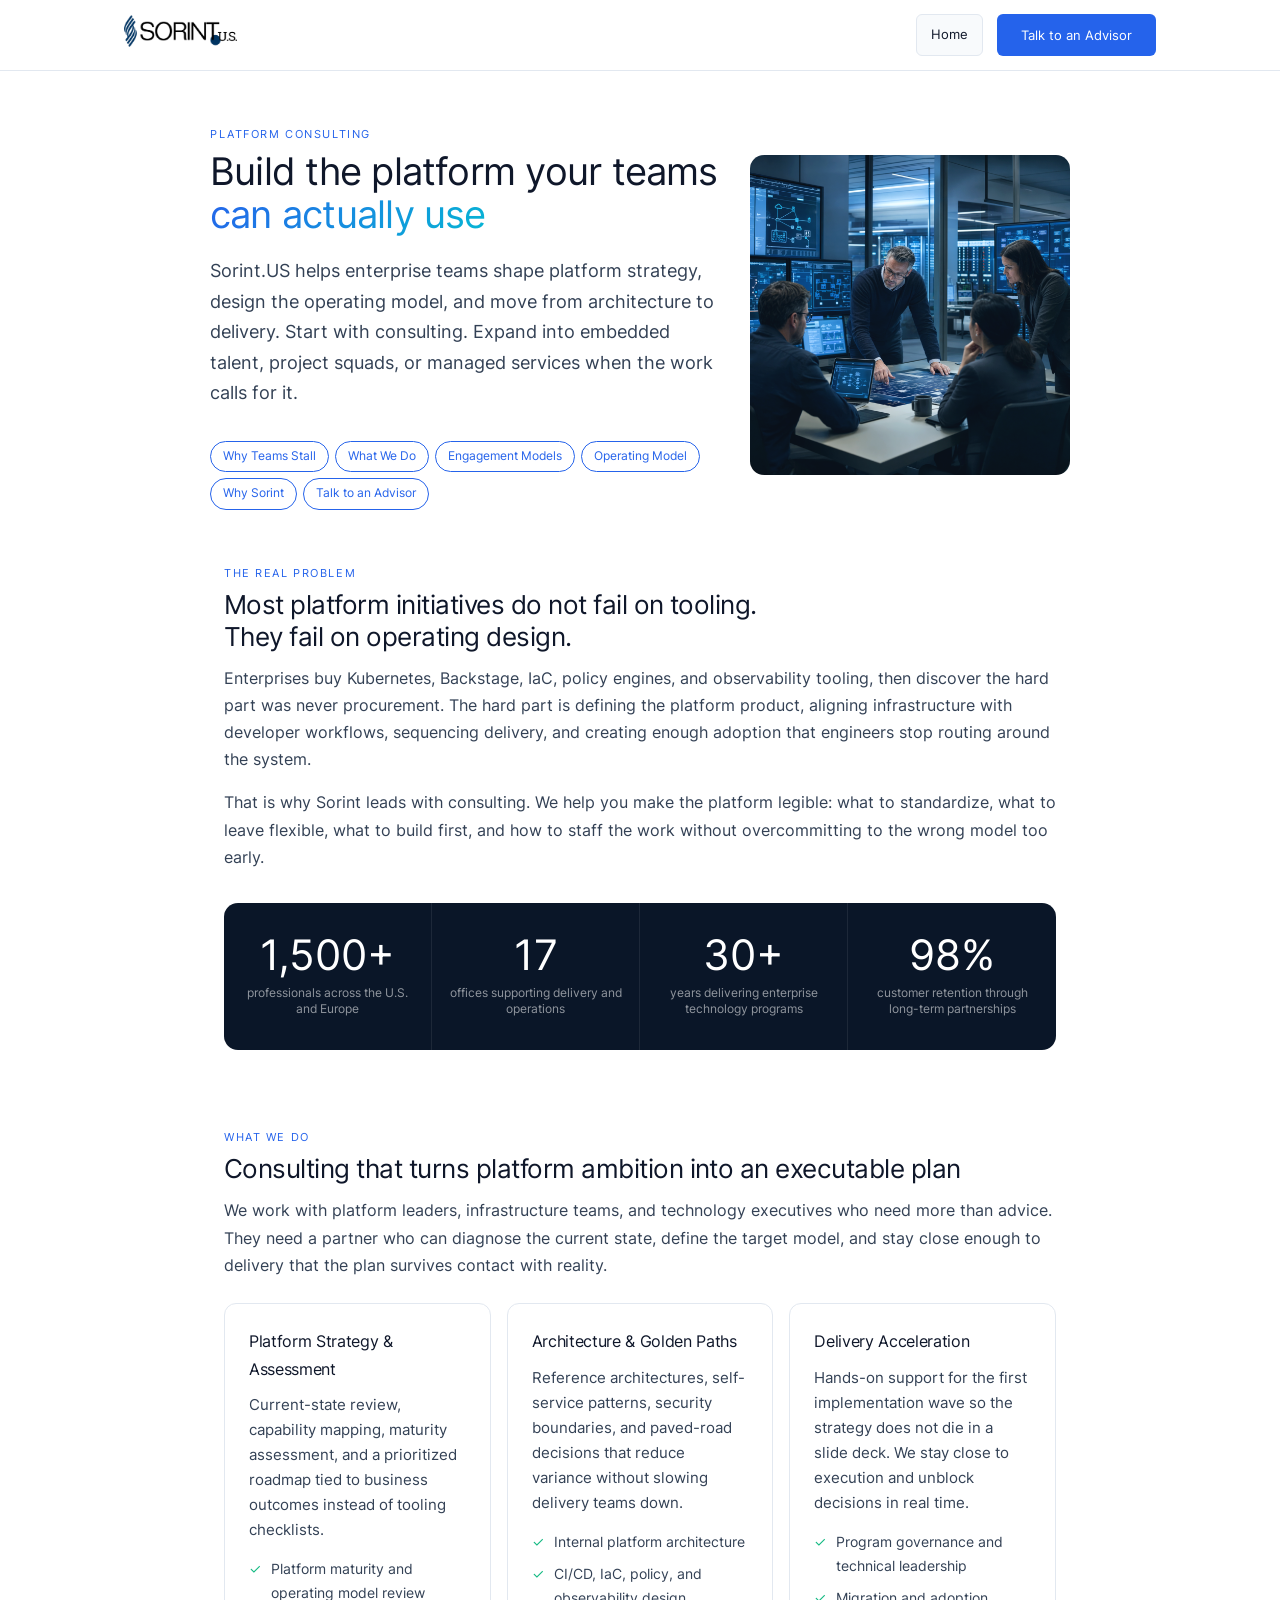
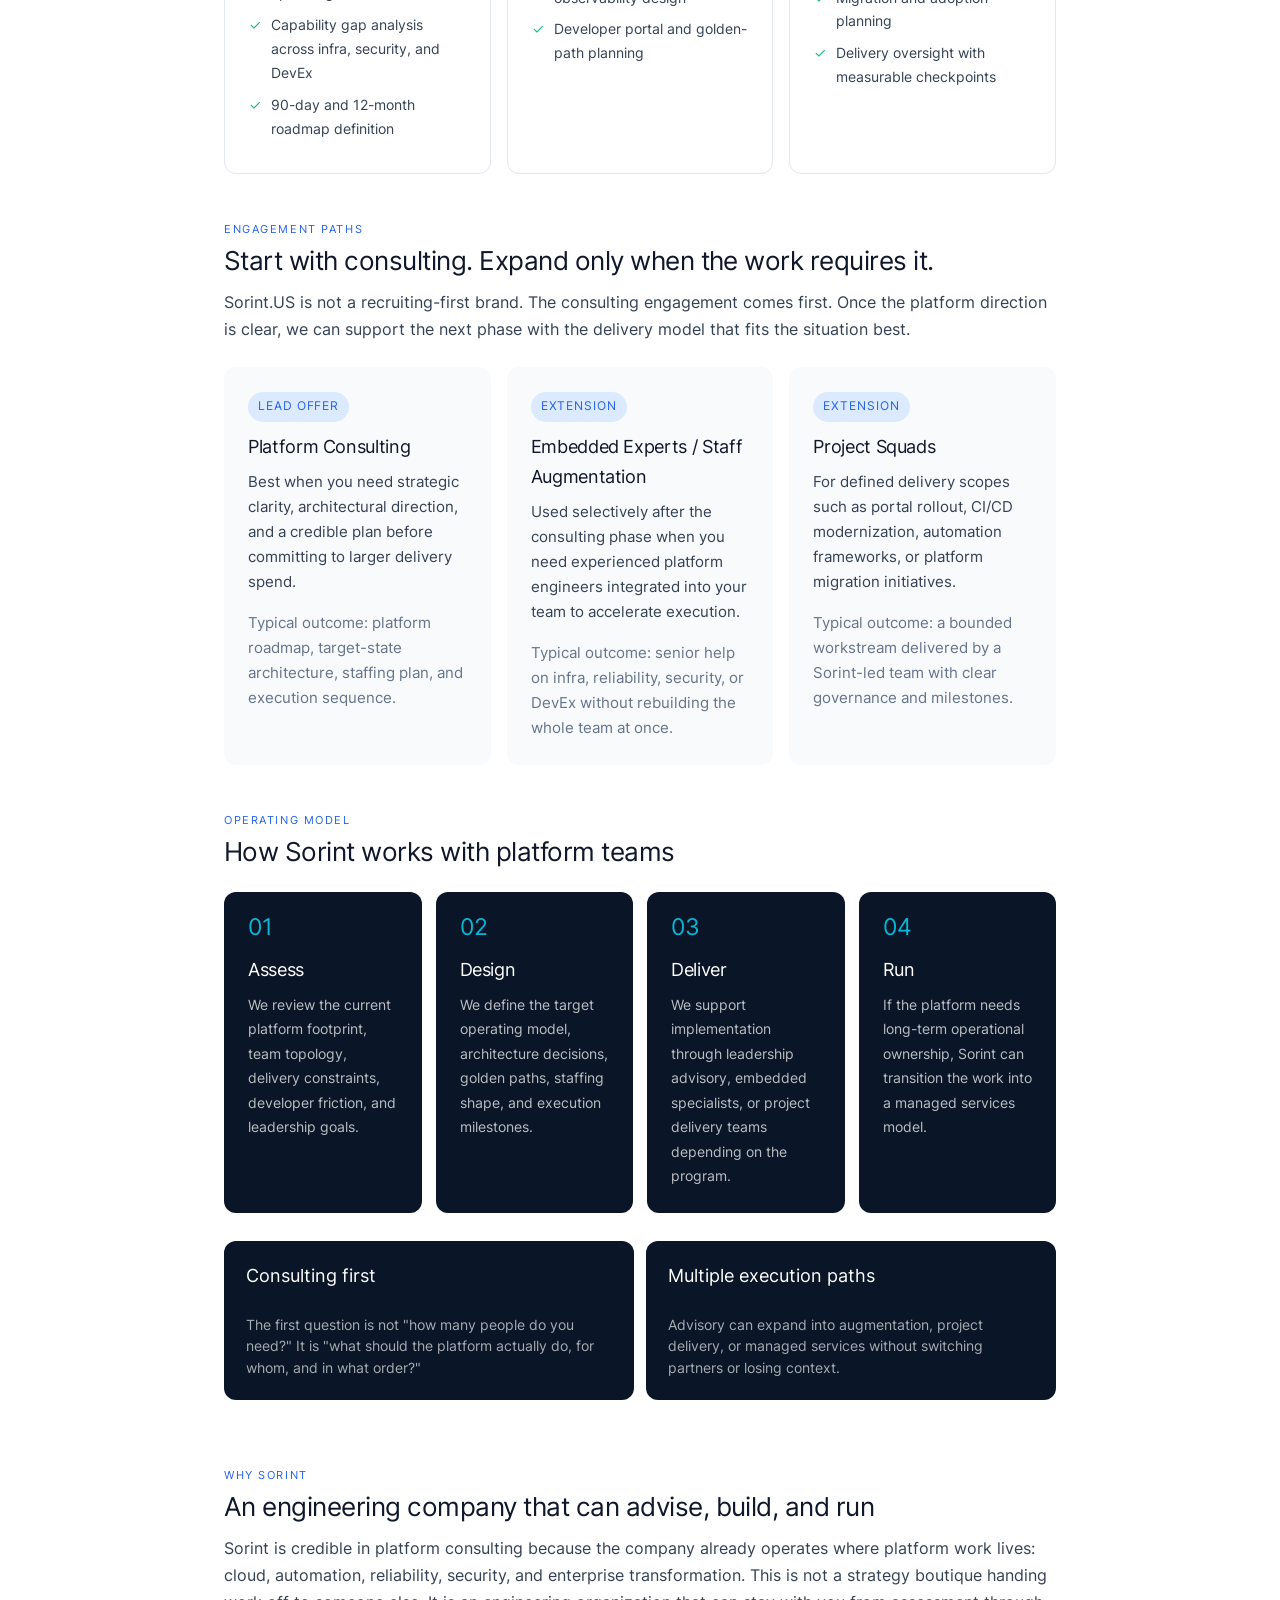
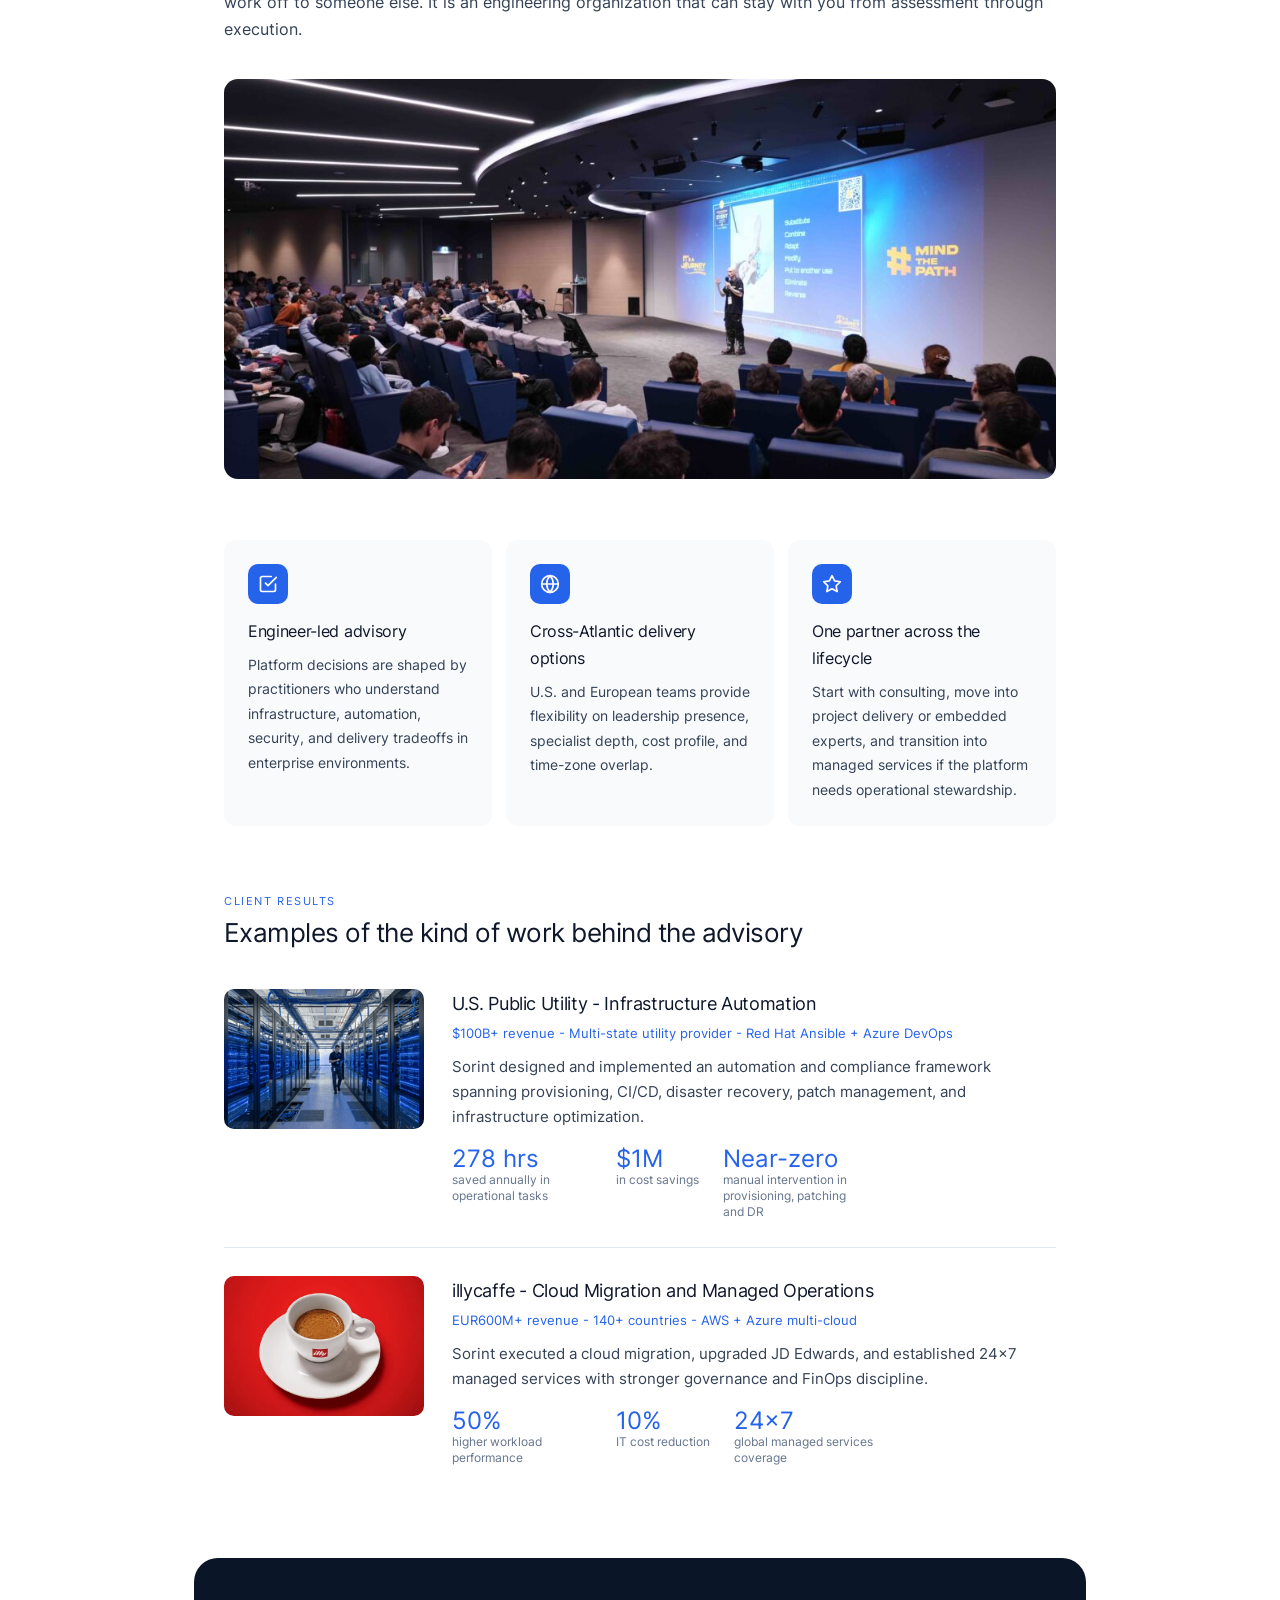
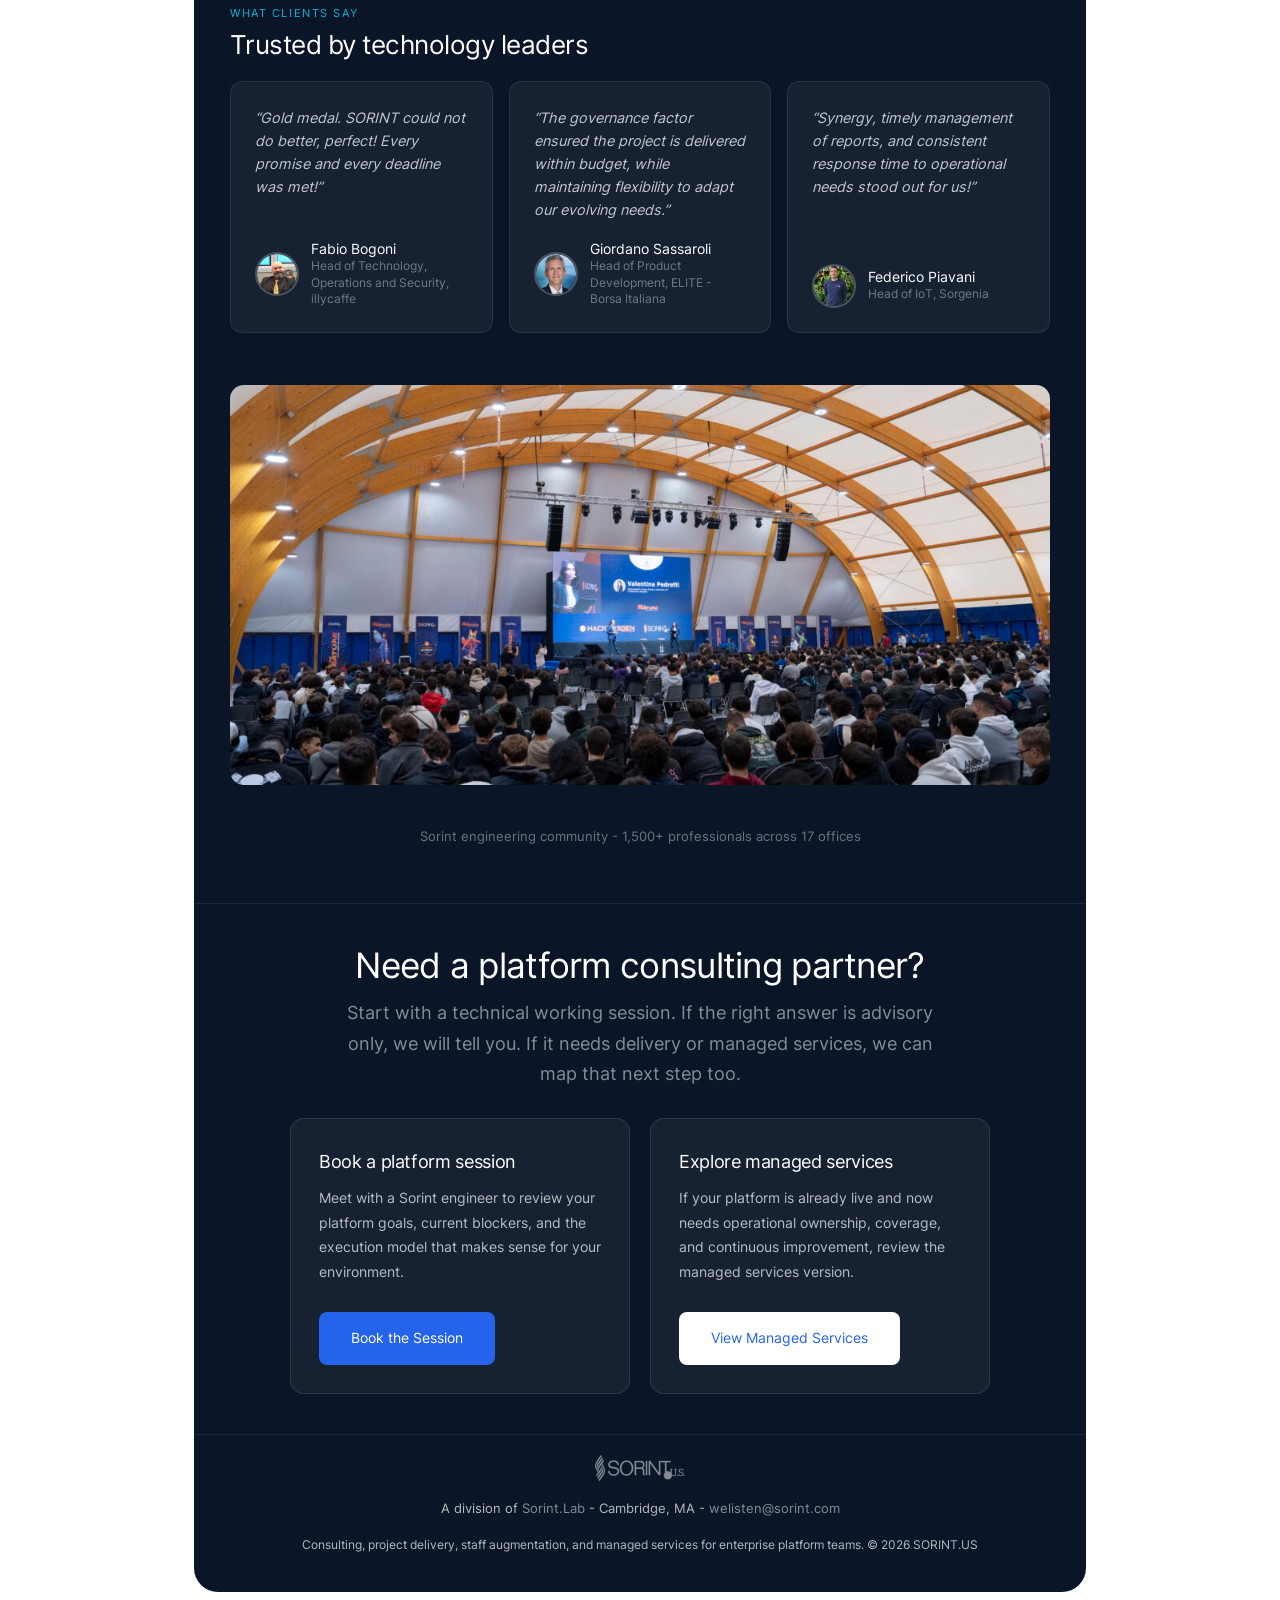
<file: platform-consulting.html>
<!DOCTYPE html>
<html lang="en">
<head>
  <meta charset="UTF-8">
  <meta name="viewport" content="width=device-width, initial-scale=1.0">
  <title>Platform Consulting for Enterprise Teams | Sorint.US</title>
  <meta name="description" content="Platform consulting for enterprise teams: strategy, architecture, developer enablement, delivery support, and managed follow-through from Sorint.US.">
  <link rel="icon" type="image/svg+xml" href="favicon.svg">
  <link rel="icon" href="favicon.ico" sizes="any">
  <meta property="og:title" content="Platform Consulting for Enterprise Teams | Sorint.US">
  <meta property="og:description" content="Engineer-led platform consulting with options for embedded experts, delivery squads, and managed services.">
  <meta property="og:image" content="images/og-platform-consulting.png">
  <meta property="og:url" content="./platform-consulting.html">
  <meta property="og:type" content="website">
  <meta name="twitter:card" content="summary_large_image">
  <meta name="twitter:title" content="Platform Consulting for Enterprise Teams | Sorint.US">
  <meta name="twitter:description" content="Engineer-led platform consulting with options for embedded experts, delivery squads, and managed services.">
  <meta name="twitter:image" content="images/og-platform-consulting.png">
  <link rel="stylesheet" href="styles.css">
</head>
<body>
  <header class="site-header">
    <div class="wide">
      <a href="index.html">
        <img src="images/SORINT.us-dark-blue-black-300x85.png" alt="SORINT.US">
      </a>
      <div class="header-actions">
        <a href="index.html" class="header-link">Home</a>
        <a href="#talk" class="header-cta">Talk to an Advisor</a>
      </div>
    </div>
  </header>

  <section class="hero">
    <div class="container hero-grid">
      <div class="hero-text">
        <span class="label">Platform Consulting</span>
        <h1>Build the platform your teams<br><span class="text-gradient">can actually use</span></h1>
        <p class="subhead">
          Sorint.US helps enterprise teams shape platform strategy, design the operating model,
          and move from architecture to delivery. Start with consulting. Expand into embedded talent,
          project squads, or managed services when the work calls for it.
        </p>
        <nav class="jump-nav">
          <a href="#problem">Why Teams Stall</a>
          <a href="#services">What We Do</a>
          <a href="#engagements">Engagement Models</a>
          <a href="#operating-model">Operating Model</a>
          <a href="#proof">Why Sorint</a>
          <a href="#talk">Talk to an Advisor</a>
        </nav>
      </div>
      <div class="hero-img-wrap">
        <img src="images/hero-platform-consulting.png" alt="Platform consulting strategy room with engineers reviewing architecture and platform operations" class="hero-img">
      </div>
    </div>
  </section>

  <section id="problem">
    <div class="container">
      <span class="label">The Real Problem</span>
      <h2>Most platform initiatives do not fail on tooling.<br>They fail on operating design.</h2>
      <p>
        Enterprises buy Kubernetes, Backstage, IaC, policy engines, and observability tooling,
        then discover the hard part was never procurement. The hard part is defining the platform
        product, aligning infrastructure with developer workflows, sequencing delivery, and creating
        enough adoption that engineers stop routing around the system.
      </p>
      <p>
        That is why Sorint leads with consulting. We help you make the platform legible:
        what to standardize, what to leave flexible, what to build first, and how to staff the work
        without overcommitting to the wrong model too early.
      </p>

      <div class="stats-bar">
        <div class="stat">
          <div class="stat-number">1,500+</div>
          <div class="stat-label">professionals across the U.S. and Europe</div>
        </div>
        <div class="stat">
          <div class="stat-number">17</div>
          <div class="stat-label">offices supporting delivery and operations</div>
        </div>
        <div class="stat">
          <div class="stat-number">30+</div>
          <div class="stat-label">years delivering enterprise technology programs</div>
        </div>
        <div class="stat">
          <div class="stat-number">98%</div>
          <div class="stat-label">customer retention through long-term partnerships</div>
        </div>
      </div>
    </div>
  </section>

  <section id="services">
    <div class="container">
      <span class="label">What We Do</span>
      <h2>Consulting that turns platform ambition into an executable plan</h2>
      <p>
        We work with platform leaders, infrastructure teams, and technology executives who need more
        than advice. They need a partner who can diagnose the current state, define the target model,
        and stay close enough to delivery that the plan survives contact with reality.
      </p>

      <div class="service-grid">
        <div class="service-card">
          <h3>Platform Strategy &amp; Assessment</h3>
          <p>Current-state review, capability mapping, maturity assessment, and a prioritized roadmap tied to business outcomes instead of tooling checklists.</p>
          <ul class="check-list">
            <li>Platform maturity and operating model review</li>
            <li>Capability gap analysis across infra, security, and DevEx</li>
            <li>90-day and 12-month roadmap definition</li>
          </ul>
        </div>
        <div class="service-card">
          <h3>Architecture &amp; Golden Paths</h3>
          <p>Reference architectures, self-service patterns, security boundaries, and paved-road decisions that reduce variance without slowing delivery teams down.</p>
          <ul class="check-list">
            <li>Internal platform architecture</li>
            <li>CI/CD, IaC, policy, and observability design</li>
            <li>Developer portal and golden-path planning</li>
          </ul>
        </div>
        <div class="service-card">
          <h3>Delivery Acceleration</h3>
          <p>Hands-on support for the first implementation wave so the strategy does not die in a slide deck. We stay close to execution and unblock decisions in real time.</p>
          <ul class="check-list">
            <li>Program governance and technical leadership</li>
            <li>Migration and adoption planning</li>
            <li>Delivery oversight with measurable checkpoints</li>
          </ul>
        </div>
      </div>
    </div>
  </section>

  <section id="engagements">
    <div class="container">
      <span class="label">Engagement Paths</span>
      <h2>Start with consulting. Expand only when the work requires it.</h2>
      <p>
        Sorint.US is not a recruiting-first brand. The consulting engagement comes first. Once the
        platform direction is clear, we can support the next phase with the delivery model that fits
        the situation best.
      </p>

      <div class="engagement-grid">
        <div class="engagement-card">
          <span class="engagement-tag">Lead Offer</span>
          <h3>Platform Consulting</h3>
          <p>Best when you need strategic clarity, architectural direction, and a credible plan before committing to larger delivery spend.</p>
          <p class="engagement-meta">Typical outcome: platform roadmap, target-state architecture, staffing plan, and execution sequence.</p>
        </div>
        <div class="engagement-card">
          <span class="engagement-tag">Extension</span>
          <h3>Embedded Experts / Staff Augmentation</h3>
          <p>Used selectively after the consulting phase when you need experienced platform engineers integrated into your team to accelerate execution.</p>
          <p class="engagement-meta">Typical outcome: senior help on infra, reliability, security, or DevEx without rebuilding the whole team at once.</p>
        </div>
        <div class="engagement-card">
          <span class="engagement-tag">Extension</span>
          <h3>Project Squads</h3>
          <p>For defined delivery scopes such as portal rollout, CI/CD modernization, automation frameworks, or platform migration initiatives.</p>
          <p class="engagement-meta">Typical outcome: a bounded workstream delivered by a Sorint-led team with clear governance and milestones.</p>
        </div>
      </div>
    </div>
  </section>

  <section id="operating-model">
    <div class="container">
      <span class="label">Operating Model</span>
      <h2>How Sorint works with platform teams</h2>

      <div class="process-grid">
        <div class="process-step">
          <div class="process-num">01</div>
          <h3>Assess</h3>
          <p>We review the current platform footprint, team topology, delivery constraints, developer friction, and leadership goals.</p>
        </div>
        <div class="process-step">
          <div class="process-num">02</div>
          <h3>Design</h3>
          <p>We define the target operating model, architecture decisions, golden paths, staffing shape, and execution milestones.</p>
        </div>
        <div class="process-step">
          <div class="process-num">03</div>
          <h3>Deliver</h3>
          <p>We support implementation through leadership advisory, embedded specialists, or project delivery teams depending on the program.</p>
        </div>
        <div class="process-step">
          <div class="process-num">04</div>
          <h3>Run</h3>
          <p>If the platform needs long-term operational ownership, Sorint can transition the work into a managed services model.</p>
        </div>
      </div>

      <div class="key-stats" style="margin-top: 28px;">
        <div class="key-stat">
          <strong>Consulting first</strong><br>
          <span style="color: var(--text-muted); font-size: 0.88rem;">The first question is not "how many people do you need?" It is "what should the platform actually do, for whom, and in what order?"</span>
        </div>
        <div class="key-stat">
          <strong>Multiple execution paths</strong><br>
          <span style="color: var(--text-muted); font-size: 0.88rem;">Advisory can expand into augmentation, project delivery, or managed services without switching partners or losing context.</span>
        </div>
      </div>
    </div>
  </section>

  <section id="proof">
    <div class="container">
      <span class="label">Why Sorint</span>
      <h2>An engineering company that can advise, build, and run</h2>
      <p>
        Sorint is credible in platform consulting because the company already operates where platform
        work lives: cloud, automation, reliability, security, and enterprise transformation. This is
        not a strategy boutique handing work off to someone else. It is an engineering organization
        that can stay with you from assessment through execution.
      </p>

      <img src="images/team-collab.jpg" alt="Sorint engineering presentation" class="section-photo">

      <div class="diff-grid" style="margin-top: 32px;">
        <div class="diff-card">
          <div class="diff-icon"><svg width="20" height="20" fill="none" stroke="#fff" stroke-width="2" stroke-linecap="round" stroke-linejoin="round" viewBox="0 0 24 24"><path d="M9 11l3 3L22 4"/><path d="M21 12v7a2 2 0 0 1-2 2H5a2 2 0 0 1-2-2V5a2 2 0 0 1 2-2h11"/></svg></div>
          <h3>Engineer-led advisory</h3>
          <p>Platform decisions are shaped by practitioners who understand infrastructure, automation, security, and delivery tradeoffs in enterprise environments.</p>
        </div>
        <div class="diff-card">
          <div class="diff-icon"><svg width="20" height="20" fill="none" stroke="#fff" stroke-width="2" stroke-linecap="round" stroke-linejoin="round" viewBox="0 0 24 24"><circle cx="12" cy="12" r="10"/><line x1="2" y1="12" x2="22" y2="12"/><path d="M12 2a15.3 15.3 0 0 1 4 10 15.3 15.3 0 0 1-4 10 15.3 15.3 0 0 1-4-10 15.3 15.3 0 0 1 4-10z"/></svg></div>
          <h3>Cross-Atlantic delivery options</h3>
          <p>U.S. and European teams provide flexibility on leadership presence, specialist depth, cost profile, and time-zone overlap.</p>
        </div>
        <div class="diff-card">
          <div class="diff-icon"><svg width="20" height="20" fill="none" stroke="#fff" stroke-width="2" stroke-linecap="round" stroke-linejoin="round" viewBox="0 0 24 24"><polygon points="12 2 15.09 8.26 22 9.27 17 14.14 18.18 21.02 12 17.77 5.82 21.02 7 14.14 2 9.27 8.91 8.26 12 2"/></svg></div>
          <h3>One partner across the lifecycle</h3>
          <p>Start with consulting, move into project delivery or embedded experts, and transition into managed services if the platform needs operational stewardship.</p>
        </div>
      </div>
    </div>
  </section>

  <section>
    <div class="container">
      <span class="label">Client Results</span>
      <h2>Examples of the kind of work behind the advisory</h2>

      <div class="case-study">
        <div class="case-study-img">
          <img src="images/case-datacenter.jpg" alt="Enterprise data center infrastructure">
        </div>
        <div class="case-study-body">
          <h3>U.S. Public Utility - Infrastructure Automation</h3>
          <p class="case-study-meta">$100B+ revenue - Multi-state utility provider - Red Hat Ansible + Azure DevOps</p>
          <p>Sorint designed and implemented an automation and compliance framework spanning provisioning, CI/CD, disaster recovery, patch management, and infrastructure optimization.</p>
          <div class="case-study-results">
            <div class="case-result">
              <div class="case-result-num">278 hrs</div>
              <div class="case-result-label">saved annually in operational tasks</div>
            </div>
            <div class="case-result">
              <div class="case-result-num">$1M</div>
              <div class="case-result-label">in cost savings</div>
            </div>
            <div class="case-result">
              <div class="case-result-num">Near-zero</div>
              <div class="case-result-label">manual intervention in provisioning, patching and DR</div>
            </div>
          </div>
        </div>
      </div>

      <div class="case-study">
        <div class="case-study-img">
          <img src="images/Picture-2.png" alt="illycaffe">
        </div>
        <div class="case-study-body">
          <h3>illycaffe - Cloud Migration and Managed Operations</h3>
          <p class="case-study-meta">EUR600M+ revenue - 140+ countries - AWS + Azure multi-cloud</p>
          <p>Sorint executed a cloud migration, upgraded JD Edwards, and established 24x7 managed services with stronger governance and FinOps discipline.</p>
          <div class="case-study-results">
            <div class="case-result">
              <div class="case-result-num">50%</div>
              <div class="case-result-label">higher workload performance</div>
            </div>
            <div class="case-result">
              <div class="case-result-num">10%</div>
              <div class="case-result-label">IT cost reduction</div>
            </div>
            <div class="case-result">
              <div class="case-result-num">24x7</div>
              <div class="case-result-label">global managed services coverage</div>
            </div>
          </div>
        </div>
      </div>
    </div>
  </section>

  <div class="dark-bottom">
    <div class="dark-card">
      <section>
        <div>
          <span class="label">What Clients Say</span>
          <h2>Trusted by technology leaders</h2>

          <div class="testimonial-grid">
            <div class="testimonial-card">
              <blockquote>&ldquo;Gold medal. SORINT could not do better, perfect! Every promise and every deadline was met!&rdquo;</blockquote>
              <div class="testimonial-author">
                <img src="images/Fabio-Bogoni-80x80.png" alt="Fabio Bogoni">
                <div>
                  <strong>Fabio Bogoni</strong>
                  <span>Head of Technology, Operations and Security, illycaffe</span>
                </div>
              </div>
            </div>

            <div class="testimonial-card">
              <blockquote>&ldquo;The governance factor ensured the project is delivered within budget, while maintaining flexibility to adapt our evolving needs.&rdquo;</blockquote>
              <div class="testimonial-author">
                <img src="images/Giordano-Sassaroli-80x80.png" alt="Giordano Sassaroli">
                <div>
                  <strong>Giordano Sassaroli</strong>
                  <span>Head of Product Development, ELITE - Borsa Italiana</span>
                </div>
              </div>
            </div>

            <div class="testimonial-card">
              <blockquote>&ldquo;Synergy, timely management of reports, and consistent response time to operational needs stood out for us!&rdquo;</blockquote>
              <div class="testimonial-author">
                <img src="images/Federico-Piavani-78x80.png" alt="Federico Piavani">
                <div>
                  <strong>Federico Piavani</strong>
                  <span>Head of IoT, Sorgenia</span>
                </div>
              </div>
            </div>
          </div>

          <img src="images/hackathon.jpg" alt="Sorint hackathon event" class="section-photo" style="margin-top: 32px;">
          <p style="text-align: center; color: rgba(255,255,255,0.4); font-size: 0.82rem; margin-top: 12px;">Sorint engineering community - 1,500+ professionals across 17 offices</p>
        </div>
      </section>

      <div class="final-cta" id="talk">
        <div>
          <h2>Need a platform consulting partner?</h2>
          <p class="subhead" style="margin: 0 auto 12px;">Start with a technical working session. If the right answer is advisory only, we will tell you. If it needs delivery or managed services, we can map that next step too.</p>

          <div class="final-cta-grid">
            <div class="final-cta-box">
              <h3>Book a platform session</h3>
              <p>Meet with a Sorint engineer to review your platform goals, current blockers, and the execution model that makes sense for your environment.</p>
              <a href="https://calendly.com" class="btn" target="_blank" rel="noopener" style="margin-top: 12px; background: var(--blue); color: #fff;">Book the Session</a>
            </div>
            <div class="final-cta-box">
              <h3>Explore managed services</h3>
              <p>If your platform is already live and now needs operational ownership, coverage, and continuous improvement, review the managed services version.</p>
              <a href="managed-services.html" class="btn" style="margin-top: 12px;">View Managed Services</a>
            </div>
          </div>
        </div>
      </div>

      <footer>
        <div>
          <img src="images/SORINT.us-dark-blue-black-150x43.png" alt="SORINT.US"><br>
          <p>A division of <a href="https://www.sorint.com" target="_blank" rel="noopener">Sorint.Lab</a> - Cambridge, MA - <a href="mailto:welisten@sorint.com">welisten@sorint.com</a></p>
          <p style="margin-top: 8px; font-size: 0.75rem;">Consulting, project delivery, staff augmentation, and managed services for enterprise platform teams. &copy; 2026 SORINT.US</p>
        </div>
      </footer>
    </div>
  </div>
</body>
</html>
</file>
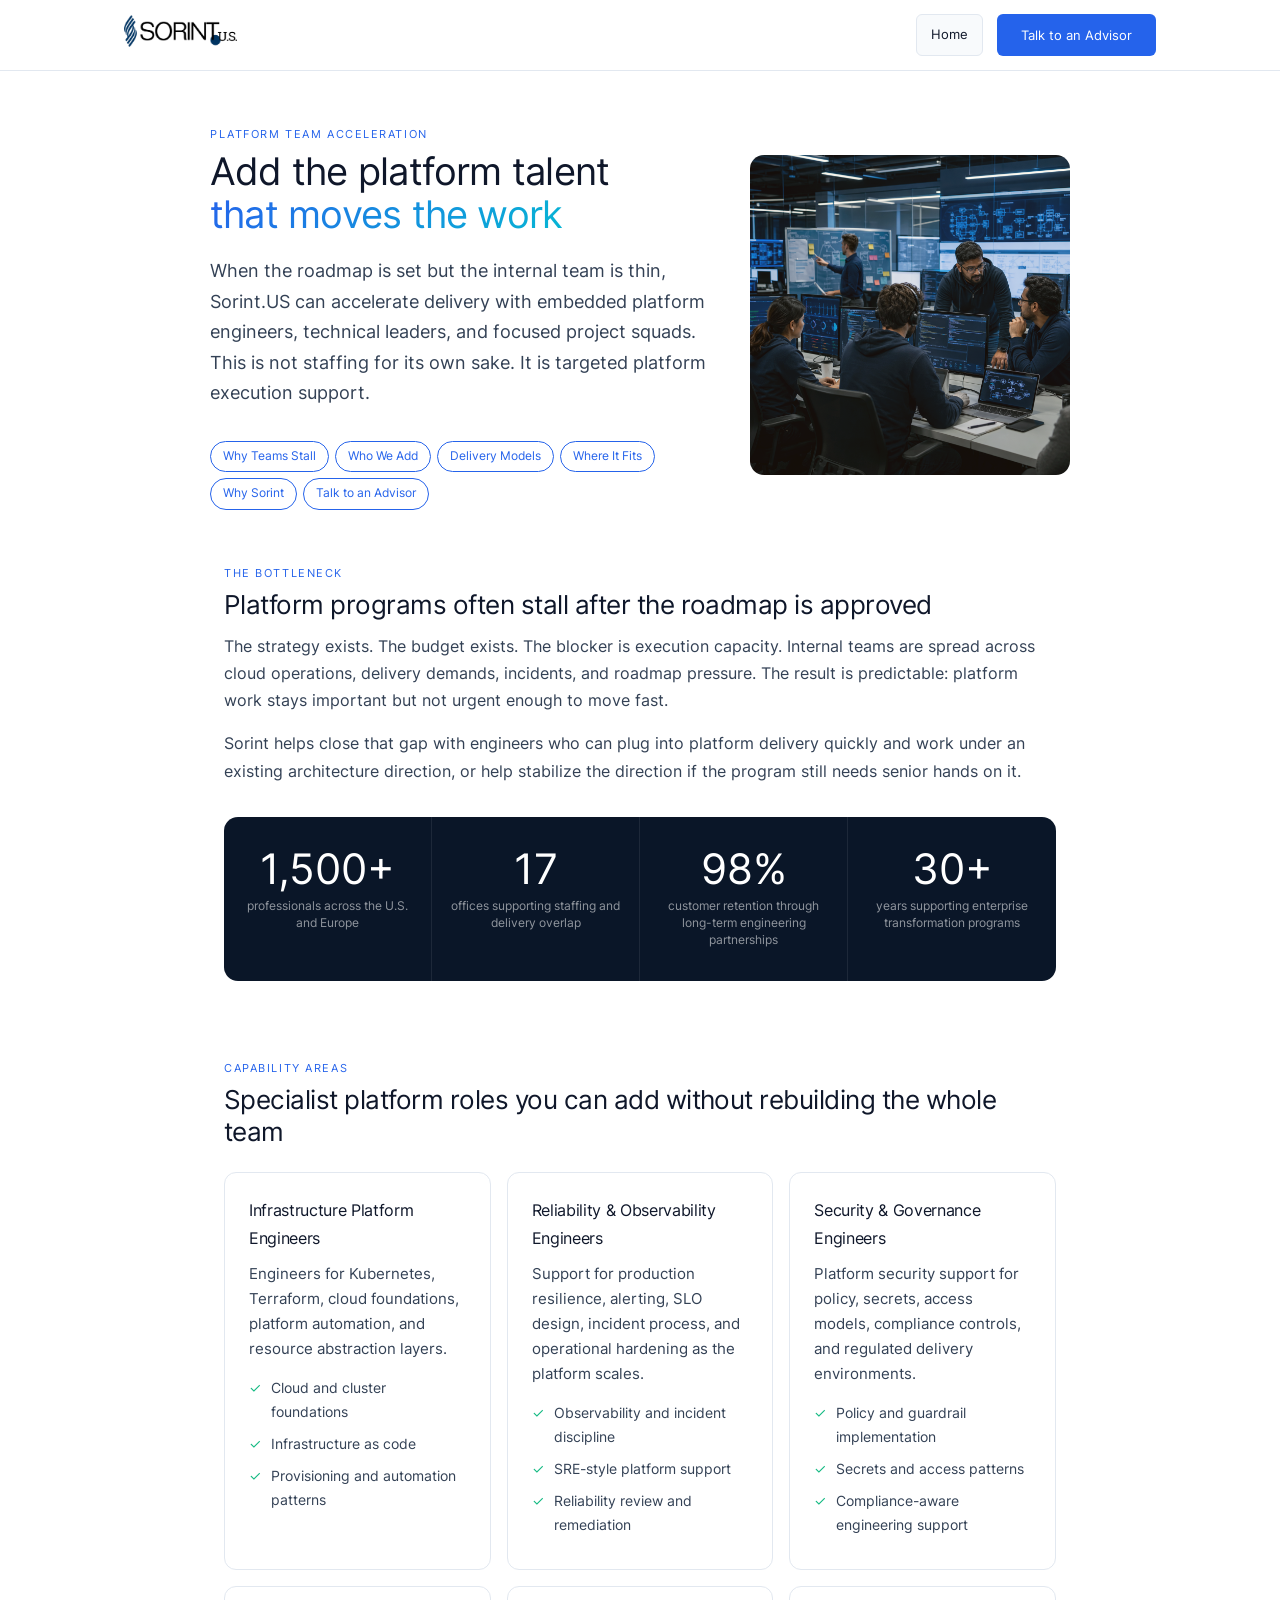
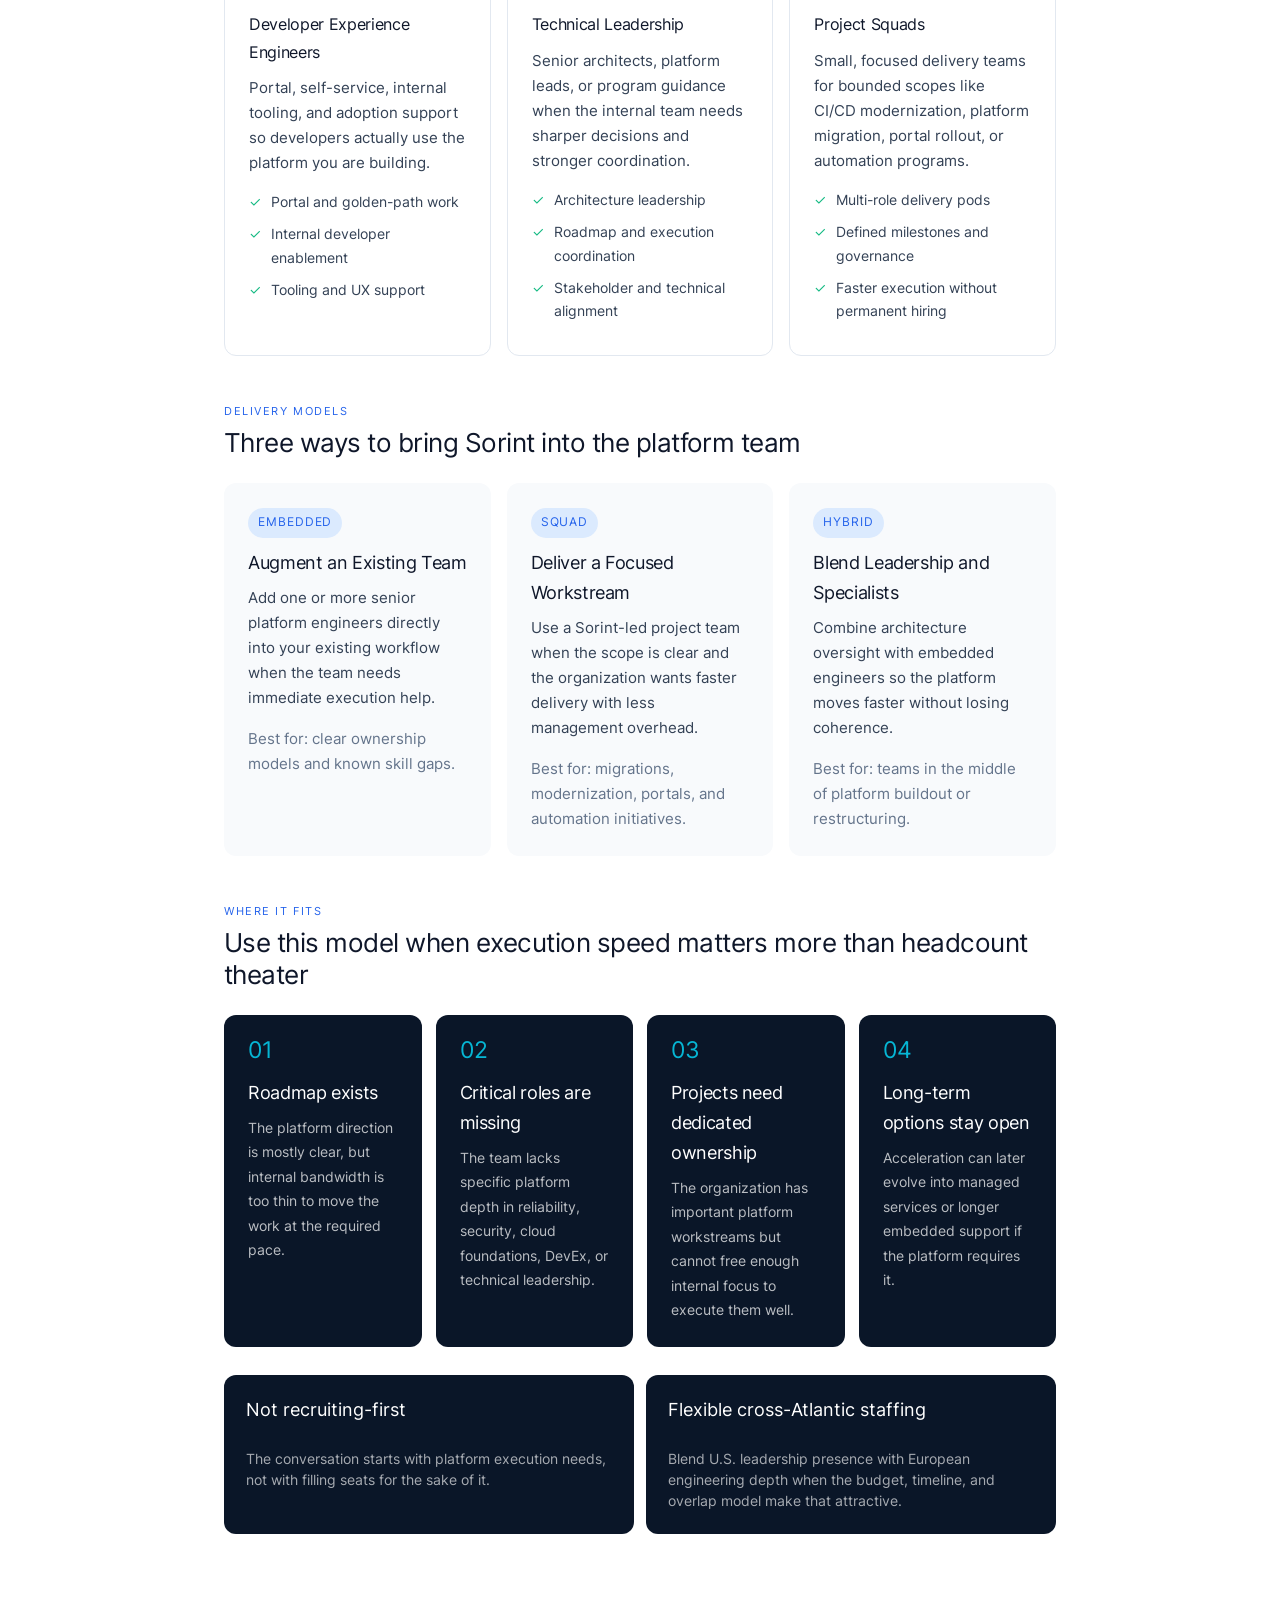
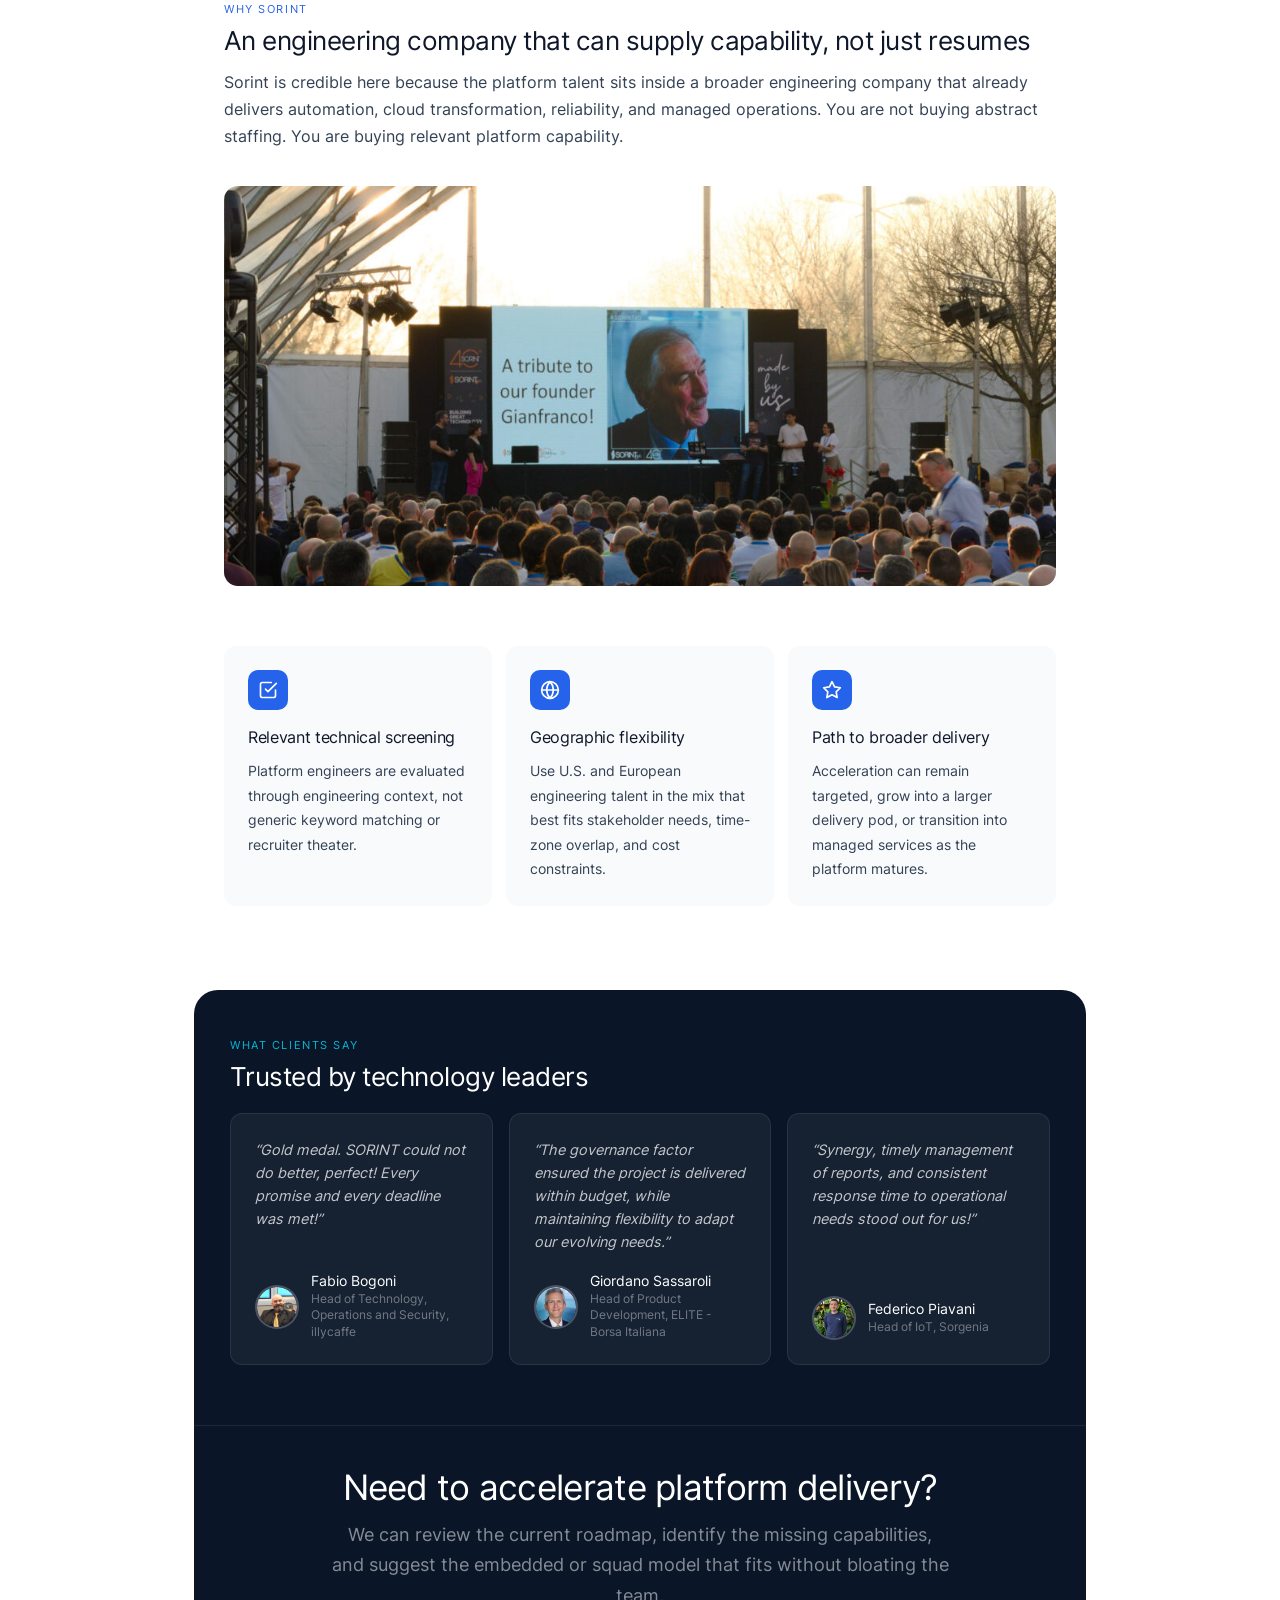
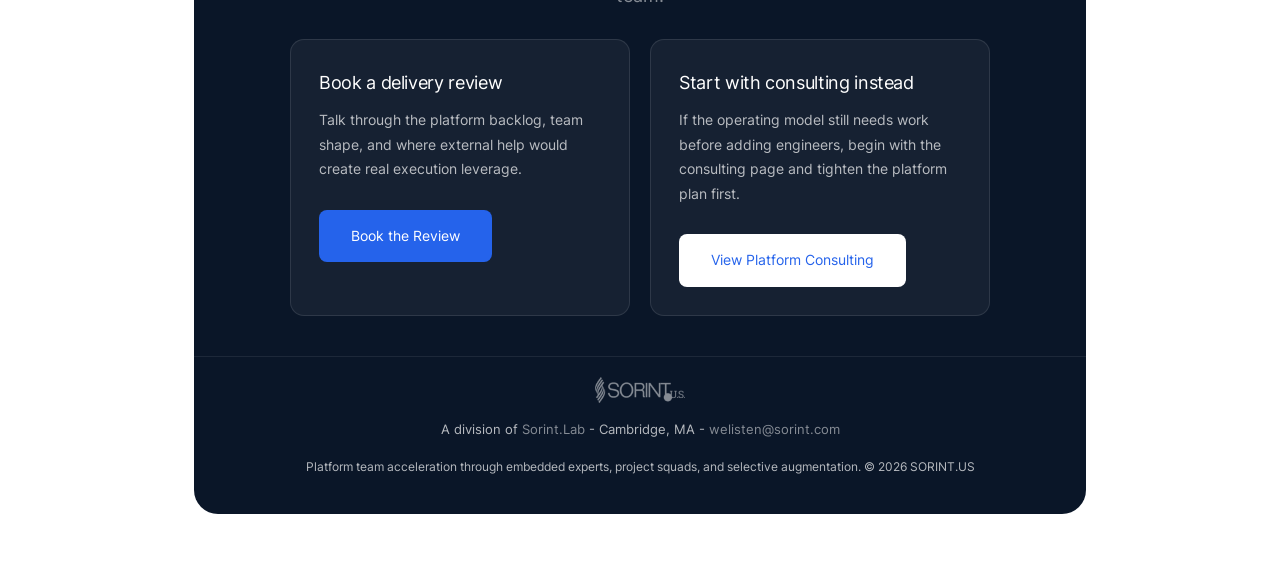
<file: platform-team-acceleration.html>
<!DOCTYPE html>
<html lang="en">
<head>
  <meta charset="UTF-8">
  <meta name="viewport" content="width=device-width, initial-scale=1.0">
  <title>Platform Team Acceleration | Sorint.US</title>
  <meta name="description" content="Platform team acceleration from Sorint.US through embedded platform engineers, project squads, leadership support, and selective staff augmentation.">
  <link rel="icon" type="image/svg+xml" href="favicon.svg">
  <link rel="icon" href="favicon.ico" sizes="any">
  <meta property="og:title" content="Platform Team Acceleration | Sorint.US">
  <meta property="og:description" content="Accelerate platform delivery with embedded experts, specialist engineers, and project squads from Sorint.US.">
  <meta property="og:image" content="images/og-platform-team-acceleration.png">
  <meta property="og:url" content="./platform-team-acceleration.html">
  <meta property="og:type" content="website">
  <meta name="twitter:card" content="summary_large_image">
  <meta name="twitter:title" content="Platform Team Acceleration | Sorint.US">
  <meta name="twitter:description" content="Accelerate platform delivery with embedded experts, specialist engineers, and project squads from Sorint.US.">
  <meta name="twitter:image" content="images/og-platform-team-acceleration.png">
  <link rel="stylesheet" href="styles.css">
</head>
<body>
  <header class="site-header">
    <div class="wide">
      <a href="index.html">
        <img src="images/SORINT.us-dark-blue-black-300x85.png" alt="SORINT.US">
      </a>
      <div class="header-actions">
        <a href="index.html" class="header-link">Home</a>
        <a href="#talk" class="header-cta">Talk to an Advisor</a>
      </div>
    </div>
  </header>

  <section class="hero">
    <div class="container hero-grid">
      <div class="hero-text">
        <span class="label">Platform Team Acceleration</span>
        <h1>Add the platform talent<br><span class="text-gradient">that moves the work</span></h1>
        <p class="subhead">
          When the roadmap is set but the internal team is thin, Sorint.US can accelerate delivery
          with embedded platform engineers, technical leaders, and focused project squads. This is
          not staffing for its own sake. It is targeted platform execution support.
        </p>
        <nav class="jump-nav">
          <a href="#why">Why Teams Stall</a>
          <a href="#roles">Who We Add</a>
          <a href="#models">Delivery Models</a>
          <a href="#fit">Where It Fits</a>
          <a href="#proof">Why Sorint</a>
          <a href="#talk">Talk to an Advisor</a>
        </nav>
      </div>
      <div class="hero-img-wrap">
        <img src="images/hero-platform-team-acceleration.png" alt="Platform engineers in an active delivery workshop accelerating execution" class="hero-img">
      </div>
    </div>
  </section>

  <section id="why">
    <div class="container">
      <span class="label">The Bottleneck</span>
      <h2>Platform programs often stall after the roadmap is approved</h2>
      <p>
        The strategy exists. The budget exists. The blocker is execution capacity. Internal teams are
        spread across cloud operations, delivery demands, incidents, and roadmap pressure. The result
        is predictable: platform work stays important but not urgent enough to move fast.
      </p>
      <p>
        Sorint helps close that gap with engineers who can plug into platform delivery quickly and
        work under an existing architecture direction, or help stabilize the direction if the program
        still needs senior hands on it.
      </p>

      <div class="stats-bar">
        <div class="stat">
          <div class="stat-number">1,500+</div>
          <div class="stat-label">professionals across the U.S. and Europe</div>
        </div>
        <div class="stat">
          <div class="stat-number">17</div>
          <div class="stat-label">offices supporting staffing and delivery overlap</div>
        </div>
        <div class="stat">
          <div class="stat-number">98%</div>
          <div class="stat-label">customer retention through long-term engineering partnerships</div>
        </div>
        <div class="stat">
          <div class="stat-number">30+</div>
          <div class="stat-label">years supporting enterprise transformation programs</div>
        </div>
      </div>
    </div>
  </section>

  <section id="roles">
    <div class="container">
      <span class="label">Capability Areas</span>
      <h2>Specialist platform roles you can add without rebuilding the whole team</h2>

      <div class="service-grid">
        <div class="service-card">
          <h3>Infrastructure Platform Engineers</h3>
          <p>Engineers for Kubernetes, Terraform, cloud foundations, platform automation, and resource abstraction layers.</p>
          <ul class="check-list">
            <li>Cloud and cluster foundations</li>
            <li>Infrastructure as code</li>
            <li>Provisioning and automation patterns</li>
          </ul>
        </div>
        <div class="service-card">
          <h3>Reliability &amp; Observability Engineers</h3>
          <p>Support for production resilience, alerting, SLO design, incident process, and operational hardening as the platform scales.</p>
          <ul class="check-list">
            <li>Observability and incident discipline</li>
            <li>SRE-style platform support</li>
            <li>Reliability review and remediation</li>
          </ul>
        </div>
        <div class="service-card">
          <h3>Security &amp; Governance Engineers</h3>
          <p>Platform security support for policy, secrets, access models, compliance controls, and regulated delivery environments.</p>
          <ul class="check-list">
            <li>Policy and guardrail implementation</li>
            <li>Secrets and access patterns</li>
            <li>Compliance-aware engineering support</li>
          </ul>
        </div>
        <div class="service-card">
          <h3>Developer Experience Engineers</h3>
          <p>Portal, self-service, internal tooling, and adoption support so developers actually use the platform you are building.</p>
          <ul class="check-list">
            <li>Portal and golden-path work</li>
            <li>Internal developer enablement</li>
            <li>Tooling and UX support</li>
          </ul>
        </div>
        <div class="service-card">
          <h3>Technical Leadership</h3>
          <p>Senior architects, platform leads, or program guidance when the internal team needs sharper decisions and stronger coordination.</p>
          <ul class="check-list">
            <li>Architecture leadership</li>
            <li>Roadmap and execution coordination</li>
            <li>Stakeholder and technical alignment</li>
          </ul>
        </div>
        <div class="service-card">
          <h3>Project Squads</h3>
          <p>Small, focused delivery teams for bounded scopes like CI/CD modernization, platform migration, portal rollout, or automation programs.</p>
          <ul class="check-list">
            <li>Multi-role delivery pods</li>
            <li>Defined milestones and governance</li>
            <li>Faster execution without permanent hiring</li>
          </ul>
        </div>
      </div>
    </div>
  </section>

  <section id="models">
    <div class="container">
      <span class="label">Delivery Models</span>
      <h2>Three ways to bring Sorint into the platform team</h2>

      <div class="engagement-grid">
        <div class="engagement-card">
          <span class="engagement-tag">Embedded</span>
          <h3>Augment an Existing Team</h3>
          <p>Add one or more senior platform engineers directly into your existing workflow when the team needs immediate execution help.</p>
          <p class="engagement-meta">Best for: clear ownership models and known skill gaps.</p>
        </div>
        <div class="engagement-card">
          <span class="engagement-tag">Squad</span>
          <h3>Deliver a Focused Workstream</h3>
          <p>Use a Sorint-led project team when the scope is clear and the organization wants faster delivery with less management overhead.</p>
          <p class="engagement-meta">Best for: migrations, modernization, portals, and automation initiatives.</p>
        </div>
        <div class="engagement-card">
          <span class="engagement-tag">Hybrid</span>
          <h3>Blend Leadership and Specialists</h3>
          <p>Combine architecture oversight with embedded engineers so the platform moves faster without losing coherence.</p>
          <p class="engagement-meta">Best for: teams in the middle of platform buildout or restructuring.</p>
        </div>
      </div>
    </div>
  </section>

  <section id="fit">
    <div class="container">
      <span class="label">Where It Fits</span>
      <h2>Use this model when execution speed matters more than headcount theater</h2>

      <div class="process-grid">
        <div class="process-step">
          <div class="process-num">01</div>
          <h3>Roadmap exists</h3>
          <p>The platform direction is mostly clear, but internal bandwidth is too thin to move the work at the required pace.</p>
        </div>
        <div class="process-step">
          <div class="process-num">02</div>
          <h3>Critical roles are missing</h3>
          <p>The team lacks specific platform depth in reliability, security, cloud foundations, DevEx, or technical leadership.</p>
        </div>
        <div class="process-step">
          <div class="process-num">03</div>
          <h3>Projects need dedicated ownership</h3>
          <p>The organization has important platform workstreams but cannot free enough internal focus to execute them well.</p>
        </div>
        <div class="process-step">
          <div class="process-num">04</div>
          <h3>Long-term options stay open</h3>
          <p>Acceleration can later evolve into managed services or longer embedded support if the platform requires it.</p>
        </div>
      </div>

      <div class="key-stats" style="margin-top: 28px;">
        <div class="key-stat">
          <strong>Not recruiting-first</strong><br>
          <span style="color: var(--text-muted); font-size: 0.88rem;">The conversation starts with platform execution needs, not with filling seats for the sake of it.</span>
        </div>
        <div class="key-stat">
          <strong>Flexible cross-Atlantic staffing</strong><br>
          <span style="color: var(--text-muted); font-size: 0.88rem;">Blend U.S. leadership presence with European engineering depth when the budget, timeline, and overlap model make that attractive.</span>
        </div>
      </div>
    </div>
  </section>

  <section id="proof">
    <div class="container">
      <span class="label">Why Sorint</span>
      <h2>An engineering company that can supply capability, not just resumes</h2>
      <p>
        Sorint is credible here because the platform talent sits inside a broader engineering company
        that already delivers automation, cloud transformation, reliability, and managed operations.
        You are not buying abstract staffing. You are buying relevant platform capability.
      </p>

      <img src="images/team-event.jpg" alt="Sorint engineering event" class="section-photo">

      <div class="diff-grid" style="margin-top: 32px;">
        <div class="diff-card">
          <div class="diff-icon"><svg width="20" height="20" fill="none" stroke="#fff" stroke-width="2" stroke-linecap="round" stroke-linejoin="round" viewBox="0 0 24 24"><path d="M9 11l3 3L22 4"/><path d="M21 12v7a2 2 0 0 1-2 2H5a2 2 0 0 1-2-2V5a2 2 0 0 1 2-2h11"/></svg></div>
          <h3>Relevant technical screening</h3>
          <p>Platform engineers are evaluated through engineering context, not generic keyword matching or recruiter theater.</p>
        </div>
        <div class="diff-card">
          <div class="diff-icon"><svg width="20" height="20" fill="none" stroke="#fff" stroke-width="2" stroke-linecap="round" stroke-linejoin="round" viewBox="0 0 24 24"><circle cx="12" cy="12" r="10"/><line x1="2" y1="12" x2="22" y2="12"/><path d="M12 2a15.3 15.3 0 0 1 4 10 15.3 15.3 0 0 1-4 10 15.3 15.3 0 0 1-4-10 15.3 15.3 0 0 1 4-10z"/></svg></div>
          <h3>Geographic flexibility</h3>
          <p>Use U.S. and European engineering talent in the mix that best fits stakeholder needs, time-zone overlap, and cost constraints.</p>
        </div>
        <div class="diff-card">
          <div class="diff-icon"><svg width="20" height="20" fill="none" stroke="#fff" stroke-width="2" stroke-linecap="round" stroke-linejoin="round" viewBox="0 0 24 24"><polygon points="12 2 15.09 8.26 22 9.27 17 14.14 18.18 21.02 12 17.77 5.82 21.02 7 14.14 2 9.27 8.91 8.26 12 2"/></svg></div>
          <h3>Path to broader delivery</h3>
          <p>Acceleration can remain targeted, grow into a larger delivery pod, or transition into managed services as the platform matures.</p>
        </div>
      </div>
    </div>
  </section>

  <div class="dark-bottom">
    <div class="dark-card">
      <section>
        <div>
          <span class="label">What Clients Say</span>
          <h2>Trusted by technology leaders</h2>

          <div class="testimonial-grid">
            <div class="testimonial-card">
              <blockquote>&ldquo;Gold medal. SORINT could not do better, perfect! Every promise and every deadline was met!&rdquo;</blockquote>
              <div class="testimonial-author">
                <img src="images/Fabio-Bogoni-80x80.png" alt="Fabio Bogoni">
                <div>
                  <strong>Fabio Bogoni</strong>
                  <span>Head of Technology, Operations and Security, illycaffe</span>
                </div>
              </div>
            </div>

            <div class="testimonial-card">
              <blockquote>&ldquo;The governance factor ensured the project is delivered within budget, while maintaining flexibility to adapt our evolving needs.&rdquo;</blockquote>
              <div class="testimonial-author">
                <img src="images/Giordano-Sassaroli-80x80.png" alt="Giordano Sassaroli">
                <div>
                  <strong>Giordano Sassaroli</strong>
                  <span>Head of Product Development, ELITE - Borsa Italiana</span>
                </div>
              </div>
            </div>

            <div class="testimonial-card">
              <blockquote>&ldquo;Synergy, timely management of reports, and consistent response time to operational needs stood out for us!&rdquo;</blockquote>
              <div class="testimonial-author">
                <img src="images/Federico-Piavani-78x80.png" alt="Federico Piavani">
                <div>
                  <strong>Federico Piavani</strong>
                  <span>Head of IoT, Sorgenia</span>
                </div>
              </div>
            </div>
          </div>
        </div>
      </section>

      <div class="final-cta" id="talk">
        <div>
          <h2>Need to accelerate platform delivery?</h2>
          <p class="subhead" style="margin: 0 auto 12px;">We can review the current roadmap, identify the missing capabilities, and suggest the embedded or squad model that fits without bloating the team.</p>

          <div class="final-cta-grid">
            <div class="final-cta-box">
              <h3>Book a delivery review</h3>
              <p>Talk through the platform backlog, team shape, and where external help would create real execution leverage.</p>
              <a href="https://calendly.com" class="btn" target="_blank" rel="noopener" style="margin-top: 12px; background: var(--blue); color: #fff;">Book the Review</a>
            </div>
            <div class="final-cta-box">
              <h3>Start with consulting instead</h3>
              <p>If the operating model still needs work before adding engineers, begin with the consulting page and tighten the platform plan first.</p>
              <a href="platform-consulting.html" class="btn" style="margin-top: 12px;">View Platform Consulting</a>
            </div>
          </div>
        </div>
      </div>

      <footer>
        <div>
          <img src="images/SORINT.us-dark-blue-black-150x43.png" alt="SORINT.US"><br>
          <p>A division of <a href="https://www.sorint.com" target="_blank" rel="noopener">Sorint.Lab</a> - Cambridge, MA - <a href="mailto:welisten@sorint.com">welisten@sorint.com</a></p>
          <p style="margin-top: 8px; font-size: 0.75rem;">Platform team acceleration through embedded experts, project squads, and selective augmentation. &copy; 2026 SORINT.US</p>
        </div>
      </footer>
    </div>
  </div>
</body>
</html>
</file>
<file: styles.css>
/* ============================================
   SORINT.US — Platform Engineering Blueprint
   ============================================ */

/* --- Fonts --- */
@font-face {
  font-family: 'SORINTTitles';
  src: url('images/SORINTTitles.woff') format('woff');
  font-weight: normal; font-style: normal; font-display: swap;
}
@font-face {
  font-family: 'SORINTParagraph';
  src: url('images/SORINTParagraph.woff') format('woff');
  font-weight: normal; font-style: normal; font-display: swap;
}
@font-face {
  font-family: 'Inter';
  src: url('images/Inter-VariableFont_slnt_wght.woff') format('woff');
  font-weight: 100 900; font-style: normal; font-display: swap;
}

/* --- Reset --- */
*, *::before, *::after { box-sizing: border-box; margin: 0; padding: 0; }

:root {
  --navy: #0a1628;
  --navy-light: #121d33;
  --blue: #2563eb;
  --blue-bright: #3b82f6;
  --blue-pale: #dbeafe;
  --cyan: #06b6d4;
  --text-dark: #0f172a;
  --text: #334155;
  --text-light: #64748b;
  --text-muted: rgba(255,255,255,0.64);
  --border: #e2e8f0;
  --bg: #ffffff;
  --bg-off: #f8fafc;
  --green: #10b981;
  --red: #ef4444;
  --max-w: 880px;
}

html { scroll-behavior: smooth; }

body {
  font-family: 'Inter', 'SORINTParagraph', -apple-system, BlinkMacSystemFont, 'Segoe UI', sans-serif;
  background: var(--bg);
  color: var(--text);
  line-height: 1.7;
  font-size: 16px;
  -webkit-font-smoothing: antialiased;
}

/* --- Layout --- */
.container { max-width: var(--max-w); margin: 0 auto; padding: 0 24px; }
.wide { max-width: 1080px; margin: 0 auto; padding: 0 24px; }

section { padding: 40px 0; }
section + section { padding-top: 0; }
section[id],
.final-cta[id] {
  scroll-margin-top: 86px;
}

/* --- Typography --- */
h1, h2, h3 {
  font-family: 'SORINTTitles', 'Inter', sans-serif;
  color: var(--text-dark);
  letter-spacing: -0.02em;
}
h1 { font-size: 2.4rem; line-height: 1.12; font-weight: 800; }
h2 { font-size: 1.6rem; font-weight: 700; margin-bottom: 12px; line-height: 1.25; }
h3 { font-size: 1.1rem; font-weight: 700; margin-bottom: 6px; }
p { margin-bottom: 16px; }
strong { color: var(--text-dark); }

.subhead {
  font-size: 1.12rem;
  color: var(--text);
  line-height: 1.7;
  max-width: 620px;
}

.label {
  display: inline-block;
  font-size: 0.7rem;
  font-weight: 800;
  text-transform: uppercase;
  letter-spacing: 0.14em;
  color: var(--blue);
  margin-bottom: 6px;
}

.text-gradient {
  background: linear-gradient(135deg, var(--blue) 0%, var(--cyan) 100%);
  -webkit-background-clip: text;
  -webkit-text-fill-color: transparent;
  background-clip: text;
}

/* --- Header --- */
.site-header {
  padding: 14px 0;
  background: var(--bg);
  border-bottom: 1px solid var(--border);
  position: sticky;
  top: 0;
  z-index: 100;
}

.site-header .wide {
  display: flex;
  align-items: center;
  justify-content: space-between;
  gap: 16px;
}

.site-header img { height: 32px; width: auto; }

.header-actions {
  display: flex;
  align-items: center;
  gap: 14px;
}

.header-link {
  font-size: 0.8rem;
  font-weight: 700;
  color: var(--text-dark);
  text-decoration: none;
  padding: 9px 14px;
  border: 1px solid var(--border);
  border-radius: 6px;
  background: var(--bg-off);
  transition: all 0.15s;
}

.header-link:hover {
  background: var(--navy);
  color: #fff;
  border-color: var(--navy);
}

.header-cta {
  font-size: 0.82rem;
  font-weight: 700;
  color: #fff;
  background: var(--blue);
  padding: 10px 24px;
  border-radius: 6px;
  text-decoration: none;
  transition: background 0.15s;
}
.header-cta:hover { background: var(--blue-bright); }

/* --- Hero --- */
.hero {
  padding: 48px 0;
  background: var(--bg);
}
.hero h1 { margin-bottom: 20px; }
.hero .subhead { margin-bottom: 32px; }

.hero-grid {
  display: grid;
  grid-template-columns: 1fr auto;
  gap: 32px;
  align-items: center;
  max-width: 940px;
  margin: 0 auto;
  padding: 0 40px;
}

.hero-img-wrap { display: flex; }

.hero-img {
  width: 320px;
  height: 320px;
  border-radius: 14px;
  object-fit: cover;
}

.hub-hero .hero-img {
  width: 340px;
  height: 280px;
}

.home-hero {
  padding: 34px 0 28px;
}

.home-hero-shell {
  max-width: 1120px;
}

.home-hero-main {
  display: grid;
  grid-template-columns: minmax(0, 1.02fr) minmax(360px, 0.98fr);
  gap: 34px;
  align-items: center;
}

.home-hero h1 {
  max-width: 720px;
  font-size: 3rem;
}

.hero-actions {
  display: flex;
  flex-wrap: wrap;
  gap: 12px;
}

.btn.btn-secondary {
  background: var(--bg);
  color: var(--text-dark);
  border: 1px solid var(--border);
}

.btn.btn-secondary:hover {
  background: var(--bg-off);
}

.home-hero-visual {
  position: relative;
  min-height: 420px;
  border-radius: 18px;
  overflow: hidden;
  background: var(--navy);
}

.home-hero-visual::after {
  content: '';
  position: absolute;
  inset: 0;
  background: linear-gradient(180deg, rgba(10,22,40,0.02) 0%, rgba(10,22,40,0.78) 100%);
}

.home-hero-visual img {
  width: 100%;
  height: 100%;
  min-height: 420px;
  object-fit: cover;
  display: block;
}

.hero-topic-cloud {
  position: absolute;
  left: 24px;
  right: 24px;
  bottom: 24px;
  z-index: 1;
  display: grid;
  grid-template-columns: repeat(4, minmax(0, 1fr));
  gap: 10px;
}

.hero-topic-cloud span {
  display: inline-flex;
  align-items: center;
  justify-content: center;
  min-height: 36px;
  padding: 8px 13px;
  border: 1px solid rgba(255,255,255,0.28);
  border-radius: 999px;
  background: rgba(255,255,255,0.9);
  color: var(--text-dark);
  font-size: 0.76rem;
  font-weight: 800;
  line-height: 1.2;
  white-space: nowrap;
  box-shadow: 0 12px 28px rgba(10, 22, 40, 0.18);
}

.hero-service-strip {
  display: grid;
  grid-template-columns: repeat(4, 1fr);
  gap: 1px;
  margin-top: 34px;
  overflow: hidden;
  border: 1px solid var(--border);
  border-radius: 14px;
  background: var(--border);
}

.hero-service-strip a {
  display: block;
  padding: 22px;
  background: var(--bg);
  text-decoration: none;
  color: inherit;
  transition: background 0.15s;
}

.hero-service-strip a:hover {
  background: var(--bg-off);
}

.hero-service-strip span {
  display: block;
  margin-bottom: 10px;
  color: var(--blue);
  font-family: 'SORINTTitles', 'Inter', sans-serif;
  font-weight: 800;
}

.hero-service-strip strong {
  display: block;
  margin-bottom: 4px;
  color: var(--text-dark);
  line-height: 1.35;
}

.hero-service-strip em {
  display: block;
  color: var(--text-light);
  font-size: 0.82rem;
  font-style: normal;
  line-height: 1.45;
}

.home-intro {
  padding-top: 0;
}

.jump-nav { display: flex; flex-wrap: wrap; gap: 6px; }

.jump-nav a {
  font-size: 0.72rem;
  font-weight: 600;
  color: var(--blue);
  text-decoration: none;
  padding: 5px 12px;
  border: 1.5px solid var(--blue);
  border-radius: 100px;
  transition: all 0.15s;
}
.jump-nav a:hover { background: var(--blue); color: #fff; }

/* --- Stats Bar --- */
.stats-bar {
  display: grid;
  grid-template-columns: repeat(4, 1fr);
  gap: 0;
  margin: 32px 0;
  background: var(--navy);
  border-radius: 14px;
  overflow: hidden;
}

.stat {
  padding: 32px 16px;
  text-align: center;
  border-right: 1px solid rgba(255,255,255,0.08);
}
.stat:last-child { border-right: none; }

.stat-number {
  font-family: 'SORINTTitles', 'Inter', sans-serif;
  font-size: 2.6rem;
  font-weight: 800;
  color: #fff;
  line-height: 1;
  margin-bottom: 8px;
}

.stat-label {
  font-size: 0.78rem;
  color: rgba(255,255,255,0.55);
  line-height: 1.35;
}

/* --- Tables --- */
.table-wrap {
  overflow-x: auto;
  margin: 24px 0;
  border-radius: 12px;
  border: 1px solid var(--border);
}

table { width: 100%; border-collapse: collapse; font-size: 0.88rem; min-width: 580px; }

thead { background: var(--navy); }
th {
  text-align: left;
  padding: 14px 16px;
  font-weight: 700;
  color: #fff;
  font-size: 0.75rem;
  text-transform: uppercase;
  letter-spacing: 0.06em;
}

td {
  padding: 13px 16px;
  border-bottom: 1px solid var(--border);
  color: var(--text);
}
td strong { color: var(--text-dark); font-weight: 600; }
tbody tr:last-child td { border-bottom: none; }
tbody tr:hover { background: #f1f5f9; }

/* --- Key Stat Pairs --- */
.key-stats { display: grid; grid-template-columns: 1fr 1fr; gap: 12px; margin: 20px 0; }

.key-stat {
  background: var(--navy);
  border-radius: 12px;
  padding: 22px;
  color: rgba(255,255,255,0.75);
  font-size: 0.88rem;
  line-height: 1.5;
}
.key-stat strong {
  display: block;
  color: #fff;
  font-size: 1.1rem;
  margin-bottom: 4px;
}

/* --- CTA Banners --- */
.cta-banner {
  background: var(--blue);
  border-radius: 14px;
  padding: 36px 36px;
  margin: 0 auto;
  max-width: var(--max-w);
  text-align: center;
  color: #fff;
}
.cta-banner h3 { font-size: 1.35rem; color: #fff; margin-bottom: 10px; }
.cta-banner p { color: rgba(255,255,255,0.85); max-width: 520px; margin: 0 auto 24px; font-size: 0.94rem; }

.cta-wrap { padding: 0 24px; }
.cta-wrap + section { padding-top: 52px; }

.btn {
  display: inline-block;
  padding: 14px 32px;
  background: #fff;
  color: var(--blue);
  font-weight: 700;
  font-size: 0.9rem;
  text-decoration: none;
  border-radius: 8px;
  border: none;
  cursor: pointer;
  transition: all 0.15s;
  font-family: inherit;
}
.btn:hover { background: #f0f4ff; transform: translateY(-1px); box-shadow: 0 4px 16px rgba(0,0,0,0.15); }

.btn-dark {
  background: var(--blue);
  color: #fff;
}
.btn-dark:hover { background: var(--blue-bright); }

.service-grid {
  display: grid;
  grid-template-columns: repeat(3, 1fr);
  gap: 16px;
  margin-top: 24px;
}

.service-card {
  border: 1px solid var(--border);
  border-radius: 12px;
  padding: 24px;
  background: var(--bg);
}

.service-card h3 {
  font-size: 1.02rem;
  margin-bottom: 10px;
}

.service-card p {
  font-size: 0.92rem;
  margin-bottom: 14px;
}

.check-list {
  list-style: none;
}

.check-list li {
  position: relative;
  padding-left: 22px;
  margin-bottom: 8px;
  font-size: 0.88rem;
  color: var(--text);
}

.check-list li::before {
  content: '\2713';
  position: absolute;
  left: 0;
  top: 0;
  color: var(--green);
  font-weight: 800;
}

.engagement-grid {
  display: grid;
  grid-template-columns: repeat(3, 1fr);
  gap: 16px;
  margin-top: 24px;
}

.engagement-card {
  background: var(--bg-off);
  border-radius: 12px;
  padding: 24px;
}

.engagement-tag {
  display: inline-block;
  margin-bottom: 10px;
  padding: 5px 10px;
  border-radius: 999px;
  background: var(--blue-pale);
  color: var(--blue);
  font-size: 0.72rem;
  font-weight: 800;
  text-transform: uppercase;
  letter-spacing: 0.08em;
}

.engagement-card h3 {
  margin-bottom: 8px;
}

.engagement-card p {
  font-size: 0.92rem;
}

.engagement-meta {
  color: var(--text-light);
  margin-top: 12px;
  margin-bottom: 0;
}

.process-grid {
  display: grid;
  grid-template-columns: repeat(4, 1fr);
  gap: 14px;
  margin-top: 24px;
}

.process-step {
  border-radius: 12px;
  padding: 24px;
  background: var(--navy);
  color: rgba(255,255,255,0.72);
}

.process-step h3 {
  color: #fff;
  margin-bottom: 8px;
}

.process-step p {
  margin-bottom: 0;
  font-size: 0.9rem;
}

.process-num {
  font-family: 'SORINTTitles', 'Inter', sans-serif;
  font-size: 1.45rem;
  line-height: 1;
  color: var(--cyan);
  margin-bottom: 16px;
}

.hub-card-grid {
  display: grid;
  grid-template-columns: repeat(3, 1fr);
  align-items: stretch;
  gap: 18px;
  margin-top: 24px;
}

.hub-card {
  display: flex;
  flex-direction: column;
  overflow: hidden;
  border-radius: 16px;
  border: 1px solid var(--border);
  background: var(--bg);
  text-decoration: none;
  color: inherit;
  transition: transform 0.18s, box-shadow 0.18s, border-color 0.18s;
}

.hub-card:hover {
  transform: translateY(-4px);
  border-color: var(--blue);
  box-shadow: 0 16px 36px rgba(15, 23, 42, 0.1);
}

.hub-card-image {
  position: relative;
  aspect-ratio: 16 / 10;
  overflow: hidden;
  background: var(--bg-off);
}

.hub-card-image img {
  width: 100%;
  height: 100%;
  object-fit: cover;
}

.hub-card-badge {
  position: absolute;
  top: 14px;
  left: 14px;
  padding: 6px 10px;
  border-radius: 999px;
  background: rgba(10, 22, 40, 0.86);
  color: #fff;
  font-size: 0.72rem;
  font-weight: 800;
  letter-spacing: 0.06em;
  text-transform: uppercase;
}

.hub-card-body {
  display: flex;
  flex: 1;
  flex-direction: column;
  padding: 22px;
}

.hub-card-body h3 {
  margin-bottom: 6px;
}

.hub-card-subtitle {
  color: var(--blue);
  font-size: 0.85rem;
  font-weight: 700;
  margin-bottom: 10px;
}

.hub-card-body p:last-of-type {
  margin-bottom: 18px;
}

.hub-card-link {
  display: inline-flex;
  align-items: center;
  gap: 8px;
  margin-top: auto;
  color: var(--blue);
  font-size: 0.85rem;
  font-weight: 800;
}

.hub-card-link::after {
  content: '\2192';
}

.capability-grid {
  display: grid;
  grid-template-columns: repeat(4, 1fr);
  gap: 12px;
  margin-top: 24px;
}

.capability-item {
  min-height: 82px;
  display: flex;
  align-items: center;
  padding: 18px;
  border: 1px solid var(--border);
  border-radius: 12px;
  background: var(--bg-off);
  color: var(--text-dark);
  font-weight: 700;
  line-height: 1.35;
}

.about-grid {
  display: grid;
  grid-template-columns: minmax(0, 1.1fr) minmax(280px, 0.9fr);
  gap: 24px;
  align-items: stretch;
  margin-top: 24px;
}

.about-copy,
.about-proof {
  border-radius: 14px;
  padding: 28px;
}

.about-copy {
  border: 1px solid var(--border);
  background: var(--bg);
}

.about-copy p {
  font-size: 0.94rem;
}

.about-logo-cta {
  display: flex;
  flex-wrap: wrap;
  gap: 16px;
  align-items: center;
  margin-top: 22px;
}

.about-logo-frame {
  display: inline-flex;
  align-items: center;
  justify-content: center;
  width: 150px;
  height: 58px;
  overflow: hidden;
  border-radius: 12px;
  background: #050505;
  box-shadow: inset 0 0 0 1px rgba(255,255,255,0.08), 0 8px 18px rgba(15,23,42,0.08);
}

.about-logo-frame img {
  width: 128px;
  height: auto;
  display: block;
}

.about-proof {
  display: grid;
  grid-template-columns: 1fr 1fr;
  gap: 1px;
  overflow: hidden;
  background: rgba(255,255,255,0.12);
  border: 1px solid rgba(255,255,255,0.12);
  background-color: var(--navy);
  color: #fff;
}

.about-proof div {
  padding: 22px;
  background: rgba(255,255,255,0.04);
}

.about-proof strong {
  display: block;
  color: #fff;
  font-family: 'SORINTTitles', 'Inter', sans-serif;
  font-size: 2rem;
  line-height: 1;
  margin-bottom: 8px;
}

.about-proof span {
  display: block;
  color: rgba(255,255,255,0.62);
  font-size: 0.82rem;
  line-height: 1.35;
}

/* --- Role Cards --- */
.role-card {
  border: 1px solid var(--border);
  border-radius: 10px;
  padding: 22px 24px;
  margin-bottom: 10px;
  transition: border-color 0.15s;
}
.role-card:hover { border-color: var(--blue); }
.role-card h3 { color: var(--text-dark); margin-bottom: 2px; font-size: 1.05rem; }
.role-card .role-meta { font-size: 0.8rem; color: var(--blue); font-weight: 600; margin-bottom: 8px; }
.role-card p:last-child { margin-bottom: 0; font-size: 0.92rem; }

/* --- Stages --- */
.stage {
  background: var(--bg-off);
  border-radius: 12px;
  padding: 28px;
  margin-bottom: 14px;
}
.stage h3 { font-size: 1.15rem; margin-bottom: 2px; }
.stage .cost { font-size: 0.88rem; color: var(--green); font-weight: 700; margin-top: 10px; }

.stage-roles { display: flex; flex-wrap: wrap; gap: 8px; margin: 12px 0; }

.stage-roles span {
  font-size: 0.78rem;
  font-weight: 600;
  padding: 5px 14px;
  background: var(--navy);
  border-radius: 100px;
  color: #fff;
}

/* --- Maturity --- */
.maturity-level {
  display: flex;
  gap: 20px;
  padding: 24px 0;
  border-bottom: 1px solid var(--border);
}
.maturity-level:last-child { border-bottom: none; }

.maturity-num {
  flex-shrink: 0;
  width: 46px;
  height: 46px;
  background: var(--navy);
  border-radius: 50%;
  display: flex;
  align-items: center;
  justify-content: center;
  font-family: 'SORINTTitles', 'Inter', sans-serif;
  font-weight: 800;
  font-size: 1.15rem;
  color: #fff;
}

.maturity-body { flex: 1; }
.maturity-body h3 { display: inline; font-size: 1.05rem; }
.maturity-pct { font-size: 0.82rem; color: var(--text-light); margin-left: 8px; }
.next-hire { font-size: 0.85rem; color: var(--blue); margin-top: 6px; font-weight: 600; }

/* --- Problems --- */
.problem-list { list-style: none; margin: 24px 0; }

.problem-list li {
  padding: 18px 0 18px 36px;
  position: relative;
  border-bottom: 1px solid var(--border);
  font-size: 0.95rem;
}
.problem-list li:last-child { border-bottom: none; }
.problem-list li::before {
  content: '\2715';
  position: absolute;
  left: 4px; top: 18px;
  color: var(--red);
  font-weight: 800;
  font-size: 1.1rem;
}

/* --- Proof / Quotes --- */
.proof-box {
  background: var(--navy);
  padding: 28px 32px;
  margin: 24px 0;
  border-radius: 12px;
  color: rgba(255,255,255,0.8);
}
.proof-box strong { color: #fff; }
.proof-box p:last-child { margin-bottom: 0; }
.proof-box .attribution {
  font-size: 0.8rem;
  color: rgba(255,255,255,0.4);
  font-style: italic;
  margin-top: 10px;
}

/* --- Testimonials --- */
.testimonial {
  display: flex;
  gap: 20px;
  align-items: flex-start;
  padding: 24px;
  margin: 14px 0;
  border: 1px solid var(--border);
  border-radius: 12px;
}

.testimonial img {
  width: 56px; height: 56px;
  border-radius: 50%;
  flex-shrink: 0;
  object-fit: cover;
}

.testimonial blockquote {
  font-style: italic;
  color: var(--text);
  margin-bottom: 8px;
  line-height: 1.6;
  font-size: 0.95rem;
}

.testimonial cite {
  font-size: 0.8rem;
  color: var(--text-light);
  font-style: normal;
  font-weight: 600;
}

/* --- Differentiator cards --- */
.diff-grid { display: grid; grid-template-columns: 1fr 1fr 1fr; gap: 14px; margin: 20px 0; }

.diff-card {
  background: var(--bg-off);
  border-radius: 12px;
  padding: 24px;
}
.diff-card h3 { font-size: 1rem; margin-bottom: 8px; }
.diff-card p { font-size: 0.9rem; margin-bottom: 0; }

.diff-icon {
  width: 40px; height: 40px;
  background: var(--blue);
  border-radius: 10px;
  display: flex;
  align-items: center;
  justify-content: center;
  font-size: 0.8rem;
  font-weight: 800;
  color: #fff;
  margin-bottom: 14px;
}

/* --- Final CTA --- */
.final-cta {
  text-align: center;
}
.final-cta h2 { color: #fff; font-size: 2.2rem; margin-bottom: 10px; }
.final-cta .subhead { color: rgba(255,255,255,0.5); margin: 0 auto 12px; }

.final-cta-grid {
  display: grid;
  grid-template-columns: 1fr 1fr;
  gap: 20px;
  max-width: 700px;
  margin: 28px auto 0;
  text-align: left;
}

.home-cta-grid {
  grid-template-columns: repeat(3, 1fr);
  max-width: 900px;
}

.final-cta-box {
  display: flex;
  flex-direction: column;
  background: rgba(255,255,255,0.05);
  border: 1px solid rgba(255,255,255,0.1);
  border-radius: 14px;
  padding: 28px;
}
.final-cta-box h3 { color: #fff; margin-bottom: 10px; font-size: 1.1rem; }
.final-cta-box p { color: rgba(255,255,255,0.55); font-size: 0.9rem; }
.final-cta-box .btn {
  align-self: flex-start;
  margin-top: auto;
  white-space: nowrap;
}

.final-cta-img {
  width: 100%;
  aspect-ratio: 16 / 9;
  object-fit: cover;
  border-radius: 10px;
  margin-bottom: 18px;
  opacity: 0.9;
}

/* --- Email form --- */
.email-form { display: flex; gap: 8px; margin-top: 16px; }

.email-form input[type="email"] {
  flex: 1;
  padding: 12px 16px;
  background: rgba(255,255,255,0.07);
  border: 1px solid rgba(255,255,255,0.15);
  border-radius: 8px;
  color: #fff;
  font-size: 0.88rem;
  font-family: inherit;
}
.email-form input[type="email"]::placeholder { color: rgba(255,255,255,0.3); }
.email-form input[type="email"]:focus { outline: none; border-color: var(--blue-bright); }

.email-form .btn { padding: 12px 20px; }

/* --- Section Photos --- */
.section-photo {
  width: 100%;
  border-radius: 14px;
  margin: 20px 0;
  object-fit: cover;
  max-height: 400px;
}

/* --- Case Studies --- */
.case-study {
  display: flex;
  gap: 28px;
  padding: 28px 0;
  border-bottom: 1px solid var(--border);
  align-items: flex-start;
}
.case-study:last-child { border-bottom: none; }

.case-study-img {
  flex-shrink: 0;
  width: 200px;
  height: 140px;
  border-radius: 10px;
  overflow: hidden;
  background: var(--bg-off);
}
.case-study-img img {
  width: 100%;
  height: 100%;
  object-fit: cover;
}

.case-study-body { flex: 1; }
.case-study-body h3 { font-size: 1.1rem; margin-bottom: 4px; }
.case-study-meta { font-size: 0.8rem; color: var(--blue); font-weight: 600; margin-bottom: 10px; }
.case-study-body > p:last-of-type { font-size: 0.92rem; margin-bottom: 16px; }

.case-study-results {
  display: flex;
  gap: 24px;
}

.case-result { text-align: left; }

.case-result-num {
  font-family: 'SORINTTitles', 'Inter', sans-serif;
  font-size: 1.5rem;
  font-weight: 800;
  color: var(--blue);
  line-height: 1.1;
}

.case-result-label {
  font-size: 0.75rem;
  color: var(--text-light);
  line-height: 1.3;
  max-width: 140px;
}

/* --- Testimonial Grid (dark bg) --- */
.testimonial-grid {
  display: grid;
  grid-template-columns: 1fr 1fr 1fr;
  gap: 16px;
  margin: 20px 0;
}

.testimonial-card {
  background: rgba(255,255,255,0.05);
  border: 1px solid rgba(255,255,255,0.08);
  border-radius: 12px;
  padding: 24px;
  display: flex;
  flex-direction: column;
  justify-content: space-between;
}

.testimonial-card blockquote {
  font-style: italic;
  color: rgba(255,255,255,0.75);
  line-height: 1.6;
  font-size: 0.9rem;
  margin-bottom: 20px;
}

.testimonial-author {
  display: flex;
  gap: 12px;
  align-items: center;
}

.testimonial-author img {
  width: 44px;
  height: 44px;
  border-radius: 50%;
  object-fit: cover;
  border: 2px solid rgba(255,255,255,0.2);
  background: #1e293b;
}

.testimonial-author strong {
  display: block;
  color: #fff;
  font-size: 0.85rem;
  line-height: 1.3;
}
.testimonial-author span {
  display: block;
  color: rgba(255,255,255,0.4);
  font-size: 0.76rem;
  line-height: 1.35;
}

/* --- Dark Bottom Wrapper --- */
.dark-bottom {
  max-width: 940px;
  margin: 0 auto;
  padding: 24px 24px 48px;
}

.dark-card {
  background: var(--navy);
  border-radius: 24px;
  color: rgba(255,255,255,0.8);
  overflow: hidden;
}

.dark-card section {
  padding: 40px 36px;
}

.dark-card h2, .dark-card h3, .dark-card strong { color: #fff; }
.dark-card .label { color: var(--cyan); }
.dark-card p { color: rgba(255,255,255,0.7); }

.dark-card .final-cta {
  padding: 40px 36px;
  border-top: 1px solid rgba(255,255,255,0.08);
}

.dark-card footer {
  padding: 20px 36px;
}

/* --- Footer --- */
footer {
  border-top: 1px solid rgba(255,255,255,0.08);
  text-align: center;
  font-size: 0.8rem;
  color: rgba(255,255,255,0.35);
}
footer a { color: rgba(255,255,255,0.5); text-decoration: none; }
footer a:hover { color: #fff; text-decoration: underline; }
footer img { height: 26px; width: auto; margin-bottom: 10px; filter: brightness(0) invert(1); opacity: 0.5; }

/* --- Mobile --- */
@media (max-width: 768px) {
  h1 { font-size: 1.8rem; }
  h2 { font-size: 1.35rem; }
  section { padding: 32px 0; }
  section + section { padding-top: 0; }
  .cta-wrap + section { padding-top: 40px; }

  .site-header .wide,
  .header-actions {
    flex-direction: column;
    align-items: flex-start;
  }

  /* Hero */
  .hero { padding: 32px 0; }
  .hero-grid { grid-template-columns: 1fr; gap: 24px; padding: 0 24px; }
  .home-hero-main { grid-template-columns: 1fr; }
  .home-hero h1 { font-size: 2.1rem; }
  .home-hero-visual,
  .home-hero-visual img { min-height: 320px; }
  .hero-service-strip { grid-template-columns: 1fr 1fr; }
  .hero-img-wrap { justify-content: center; }
  .hero-img { width: 260px; height: 260px; }

  /* Jump nav */
  .jump-nav { gap: 5px; }
  .jump-nav a { font-size: 0.68rem; padding: 4px 10px; }

  /* Stats */
  .stats-bar { grid-template-columns: 1fr 1fr; }
  .stat { padding: 20px 12px; }
  .stat-number { font-size: 1.8rem; }

  /* Tables - ensure horizontal scroll works */
  .table-wrap { margin-left: -24px; margin-right: -24px; border-radius: 0; border-left: none; border-right: none; }

  /* Key stats */
  .key-stats { grid-template-columns: 1fr; }

  /* Grids to single column */
  .hub-card-grid { grid-template-columns: 1fr; }
  .service-grid { grid-template-columns: 1fr; }
  .engagement-grid { grid-template-columns: 1fr; }
  .process-grid { grid-template-columns: 1fr; }
  .capability-grid { grid-template-columns: 1fr 1fr; }
  .about-grid { grid-template-columns: 1fr; }
  .diff-grid { grid-template-columns: 1fr; }
  .final-cta-grid { grid-template-columns: 1fr; }
  .testimonial-grid { grid-template-columns: 1fr; }

  /* Forms */
  .email-form { flex-direction: column; }
  .email-form .btn { width: 100%; text-align: center; }

  /* Maturity */
  .maturity-level { flex-direction: column; gap: 8px; }

  /* Testimonials */
  .testimonial { flex-direction: column; }

  /* Case studies */
  .case-study { flex-direction: column; }
  .case-study-img { width: 100%; height: 160px; }
  .case-study-results { flex-wrap: wrap; gap: 12px; }

  /* CTA banners */
  .cta-banner { padding: 28px 24px; }
  .cta-banner h3 { font-size: 1.1rem; }

  /* Dark card */
  .dark-card section { padding: 32px 20px; }
  .dark-card .final-cta { padding: 32px 20px; }
  .dark-card footer { padding: 20px 20px; }
  .dark-bottom { padding: 20px 16px 40px; }

  /* Section photos */
  .section-photo { border-radius: 10px; max-height: 200px; }
}

@media (max-width: 480px) {
  h1 { font-size: 1.5rem; }
  .stats-bar { grid-template-columns: 1fr 1fr; }
  .stat-number { font-size: 1.5rem; }
  .stat { padding: 16px 10px; }
  .container { padding: 0 16px; }
  .hero-img { width: 220px; height: 220px; }
  .hub-hero .hero-img { width: 220px; height: 180px; }
  .home-hero h1 { font-size: 1.72rem; }
  .hero-actions .btn { width: 100%; text-align: center; }
  .home-hero-visual,
  .home-hero-visual img { min-height: 280px; }
  .hero-topic-cloud { left: 14px; right: 14px; bottom: 14px; gap: 7px; }
  .hero-topic-cloud span { min-height: 30px; padding: 7px 10px; font-size: 0.68rem; }
  .hero-service-strip { grid-template-columns: 1fr; }
  .about-proof { grid-template-columns: 1fr; }
  .jump-nav a { font-size: 0.65rem; padding: 4px 8px; }
  .case-result-num { font-size: 1.2rem; }
  .capability-grid { grid-template-columns: 1fr; }
}

/* --- Print --- */
@media print {
  body { background: #fff; color: #111; font-size: 11pt; }
  .container, .wide { max-width: 100%; padding: 0; }
  .cta-banner, .cta-wrap, .final-cta, .jump-nav, .btn, .email-form, .site-header { display: none; }
  section { padding: 20px 0; break-inside: avoid; }
  h1, h2, h3, strong { color: #111; }
  .stats-bar, .key-stat, .proof-box, .stage-roles span, .maturity-num { background: #eee; color: #111; }
  .stat-number { color: #2563eb; }
  .stat-label, .proof-box .attribution { color: #555; }
  .proof-box strong { color: #111; }
  table { font-size: 9pt; }
  thead { background: #eee; }
  th { color: #111; }
  a { color: #111; text-decoration: none; }
  footer { display: none; }
}
</file>
